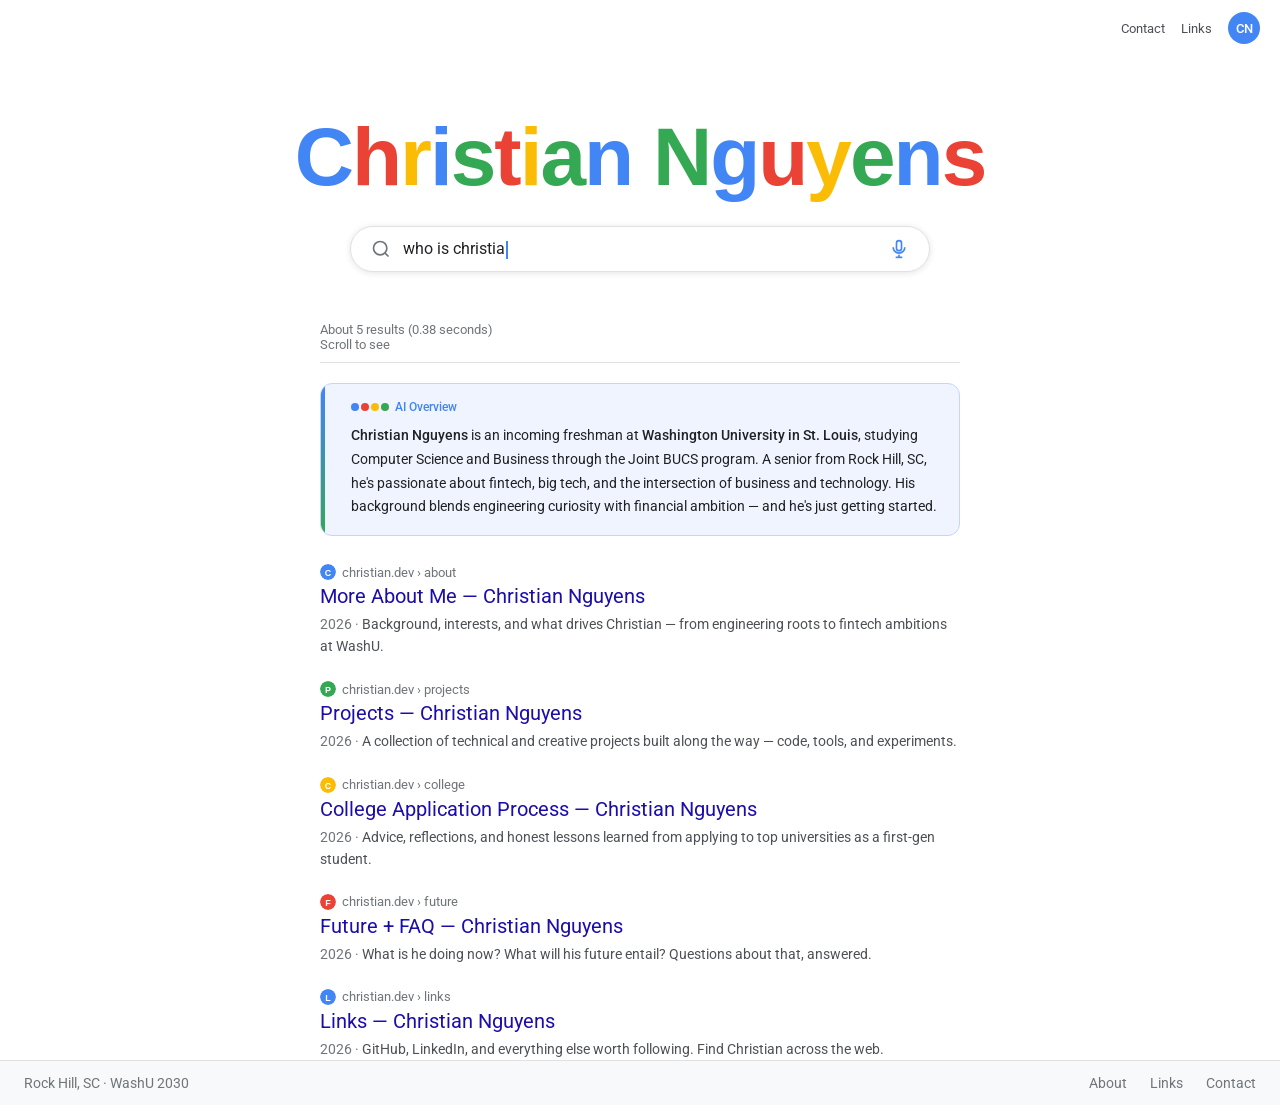
<file: index.html>
<!DOCTYPE html>
<html lang="en">
<head>
    <link rel="icon" type="image/png" href="favicon-16x16.png">
  <meta charset="UTF-8" />
  <meta name="viewport" content="width=device-width, initial-scale=1.0, maximum-scale=1.0, user-scalable=no" />
  <title>Christian Nguyens</title>
  <link href="https://fonts.googleapis.com/css2?family=Product+Sans:wght@400;700&family=Roboto:wght@300;400;500&display=swap" rel="stylesheet" />
  <style>
    *, *::before, *::after { box-sizing: border-box; margin: 0; padding: 0; }

    :root {
      --g-blue: #4285f4;
      --g-red: #ea4335;
      --g-yellow: #fbbc05;
      --g-green: #34a853;
      --text-primary: #202124;
      --text-secondary: #4d5156;
      --text-tertiary: #70757a;
      --border: #dfe1e5;
      --bg: #fff;
      --surface: #f8f9fa;
      --ai-bg: #e8f0fe;
      --ai-border: #4285f4;
      --link-color: #1a0dab;
      --visited: #4285f4;
      --url-color: #188038;
    }

    body {
      font-family: 'Roboto', Arial, sans-serif;
      background: var(--bg);
      color: var(--text-primary);
      min-height: 100vh;
      display: flex;
      flex-direction: column;
    }

    /* TOP BAR */
    .topbar {
      display: flex;
      justify-content: flex-end;
      align-items: center;
      padding: 12px 20px;
      gap: 16px;
      font-size: 13px;
      color: var(--text-secondary);
    }

    .topbar a {
      color: var(--text-secondary);
      text-decoration: none;
    }

    .topbar a:hover { text-decoration: underline; }

    .avatar {
      width: 32px;
      height: 32px;
      border-radius: 50%;
      background: var(--g-blue);
      color: white;
      font-size: 13px;
      font-weight: 500;
      display: flex;
      align-items: center;
      justify-content: center;
      cursor: pointer;
    }

    /* HERO */
    .hero {
      display: flex;
      flex-direction: column;
      align-items: center;
      padding: 60px 20px 30px;
      opacity: 0;
      animation: fadeUp 0.5s ease forwards;
    }

    @keyframes fadeUp {
      from { opacity: 0; transform: translateY(16px); }
      to   { opacity: 1; transform: translateY(0); }
    }

    /* LOGO */
    .logo {
      font-size: clamp(48px, 10vw, 82px);
      font-weight: 700;
      letter-spacing: -2px;
      line-height: 1;
      margin-bottom: 28px;
      font-family: 'Product Sans', sans-serif;
      cursor: default;
      user-select: none;
    }

    .logo span:nth-child(1) { color: var(--g-blue); }
    .logo span:nth-child(2) { color: var(--g-red); }
    .logo span:nth-child(3) { color: var(--g-yellow); }
    .logo span:nth-child(4) { color: var(--g-blue); }
    .logo span:nth-child(5) { color: var(--g-green); }
    .logo span:nth-child(6) { color: var(--g-red); }
    .logo span:nth-child(7) { color: var(--g-yellow); }
    .logo span:nth-child(8) { color: var(--g-green); }
    .logo span:nth-child(9) { color: var(--g-blue); }
    .logo span:nth-child(10){ color: var(--g-green); }
    .logo span:nth-child(11){ color: var(--g-blue); }
    .logo span:nth-child(12){ color: var(--g-red); }
    .logo span:nth-child(13){ color: var(--g-yellow); }
    .logo span:nth-child(14){ color: var(--g-green); }
    .logo span:nth-child(15){ color: var(--g-blue); }
    .logo span:nth-child(16){ color: var(--g-red); }

    /* SEARCH BAR */
    .search-wrap {
      width: 100%;
      max-width: 580px;
      margin-bottom: 20px;
    }

    .search-bar {
      display: flex;
      align-items: center;
      gap: 12px;
      border: 1px solid var(--border);
      border-radius: 24px;
      padding: 12px 20px;
      background: var(--bg);
      box-shadow: 0 1px 6px rgba(32,33,36,.12);
      transition: box-shadow 0.2s;
      cursor: text;
    }

    .search-bar:hover {
      box-shadow: 0 1px 12px rgba(32,33,36,.2);
    }

    .search-icon {
      flex-shrink: 0;
      color: var(--text-tertiary);
    }

    .search-text {
      flex: 1;
      font-size: 16px;
      color: var(--text-primary);
      white-space: nowrap;
      overflow: hidden;
    }

    .cursor {
      display: inline-block;
      width: 2px;
      height: 18px;
      background: var(--g-blue);
      margin-left: 1px;
      vertical-align: middle;
      animation: blink 1s step-end infinite;
    }

    @keyframes blink {
      0%, 100% { opacity: 1; }
      50%       { opacity: 0; }
    }

    .mic-icon {
      flex-shrink: 0;
      cursor: pointer;
    }

    /* RESULTS */
    .results {
      width: 100%;
      max-width: 680px;
      padding: 0 20px;
      margin: 0 auto;
      opacity: 0;
      animation: fadeUp 0.5s ease 0.2s forwards;
    }

    .result-meta {
      font-size: 13px;
      color: var(--text-tertiary);
      margin-bottom: 20px;
      padding-bottom: 10px;
      border-bottom: 1px solid var(--border);
    }

    /* AI OVERVIEW */
    .ai-overview {
      background: #f0f4ff;
      border-radius: 12px;
      padding: 16px 20px;
      margin-bottom: 28px;
      border: 1px solid #c5d4f8;
      position: relative;
      overflow: hidden;
    }

    .ai-overview::before {
      content: '';
      position: absolute;
      top: 0; left: 0;
      width: 4px; height: 100%;
      background: linear-gradient(180deg, var(--g-blue), var(--g-green));
    }

    .ai-label {
      display: flex;
      align-items: center;
      gap: 6px;
      font-size: 12px;
      font-weight: 500;
      color: var(--g-blue);
      margin-bottom: 10px;
      padding-left: 10px;
    }

    .ai-stars {
      display: flex;
      gap: 2px;
    }

    .star {
      width: 8px; height: 8px;
      border-radius: 50%;
    }

    .star:nth-child(1) { background: var(--g-blue); }
    .star:nth-child(2) { background: var(--g-red); }
    .star:nth-child(3) { background: var(--g-yellow); }
    .star:nth-child(4) { background: var(--g-green); }

    .ai-text {
      font-size: 14px;
      line-height: 1.7;
      color: var(--text-primary);
      padding-left: 10px;
    }

    .ai-text strong {
      font-weight: 500;
    }

    /* RESULT LINKS */
    .result-list {
      display: flex;
      flex-direction: column;
      gap: 24px;
    }

    .result-item {
      text-decoration: none;
      display: block;
      cursor: pointer;
    }

    .result-url {
      display: flex;
      align-items: center;
      gap: 6px;
      font-size: 13px;
      color: var(--text-tertiary);
      margin-bottom: 3px;
    }

    .result-favicon {
      width: 16px; height: 16px;
      border-radius: 50%;
      flex-shrink: 0;
    }

    .result-title {
      font-size: 20px;
      color: var(--link-color);
      font-weight: 400;
      margin-bottom: 4px;
      line-height: 1.3;
      transition: color 0.1s;
    }

    .result-item:hover .result-title {
      text-decoration: underline;
      color: #1a0dab;
    }

    .result-desc {
      font-size: 14px;
      color: var(--text-secondary);
      line-height: 1.58;
    }

    .result-desc .date {
      color: var(--text-tertiary);
    }

    /* FOOTER */
    footer {
      margin-top: auto;
      background: var(--surface);
      border-top: 1px solid var(--border);
      padding: 14px 24px;
      font-size: 14px;
      color: var(--text-tertiary);
      display: flex;
      justify-content: space-between;
      align-items: center;
      flex-wrap: wrap;
      gap: 8px;
    }

    footer a {
      color: var(--text-tertiary);
      text-decoration: none;
      margin-left: 20px;
    }

    footer a:hover { text-decoration: underline; }

    /* MOBILE */
    @media (max-width: 600px) {
      .hero { padding: 40px 16px 24px; }
      .logo { font-size: 48px; margin-bottom: 20px; }
      .results { padding: 0 16px; }
      .result-title { font-size: 18px; }
      footer { font-size: 12px; }
    }
  </style>
</head>
<body>

  <div class="topbar">
    <a href="people.html">Contact</a>
    <a href="links.html">Links</a>
    <div class="avatar">CN</div>
  </div>

  <div class="hero">
    <div class="logo" aria-label="Christian Nguyens">
      <span>C</span><span>h</span><span>r</span><span>i</span><span>s</span><span>t</span><span>i</span><span>a</span><span>n</span> <span>N</span><span>g</span><span>u</span><span>y</span><span>e</span><span>n</span><span>s</span>
    </div>

    <div class="search-wrap">
      <div class="search-bar">
        <svg class="search-icon" width="20" height="20" viewBox="0 0 24 24" fill="none" stroke="currentColor" stroke-width="2">
          <circle cx="11" cy="11" r="8"/><line x1="21" y1="21" x2="16.65" y2="16.65"/>
        </svg>
        <div class="search-text" id="searchText"></div>
        <svg class="mic-icon" width="20" height="20" viewBox="0 0 24 24" fill="none" stroke="#4285f4" stroke-width="2">
          <rect x="9" y="2" width="6" height="12" rx="3"/>
          <path d="M5 10a7 7 0 0 0 14 0"/><line x1="12" y1="19" x2="12" y2="22"/>
          <line x1="8" y1="22" x2="16" y2="22"/>
        </svg>
      </div>
    </div>
  </div>

  <div class="results">
    <div class="result-meta">About 5 results (0.38 seconds)<br>Scroll to see</div>

    <div class="ai-overview">
      <div class="ai-label">
        <div class="ai-stars">
          <div class="star"></div><div class="star"></div>
          <div class="star"></div><div class="star"></div>
        </div>
        AI Overview
      </div>
      <div class="ai-text">
        <strong>Christian Nguyens</strong> is an incoming freshman at <strong>Washington University in St. Louis</strong>, 
        studying Computer Science and Business through the Joint BUCS program. A senior from Rock Hill, SC, 
        he's passionate about fintech, big tech, and the intersection of business and technology. 
        His background blends engineering curiosity with financial ambition — and he's just getting started.
      </div>
    </div>

    <div class="result-list">

      <a class="result-item" href="about.html">
        <div class="result-url">
          <svg class="result-favicon" viewBox="0 0 16 16" fill="none">
            <circle cx="8" cy="8" r="8" fill="#4285f4"/>
            <text x="8" y="11.5" text-anchor="middle" font-size="9" fill="white" font-family="sans-serif" font-weight="bold">C</text>
          </svg>
          christian.dev › about
        </div>
        <div class="result-title">More About Me — Christian Nguyens</div>
        <div class="result-desc">
          <span class="date">2026 · </span>
          Background, interests, and what drives Christian — from engineering roots to fintech ambitions at WashU.
        </div>
      </a>

      <a class="result-item" href="projects.html">
        <div class="result-url">
          <svg class="result-favicon" viewBox="0 0 16 16" fill="none">
            <circle cx="8" cy="8" r="8" fill="#34a853"/>
            <text x="8" y="11.5" text-anchor="middle" font-size="9" fill="white" font-family="sans-serif" font-weight="bold">P</text>
          </svg>
          christian.dev › projects
        </div>
        <div class="result-title">Projects — Christian Nguyens</div>
        <div class="result-desc">
          <span class="date">2026 · </span>
          A collection of technical and creative projects built along the way — code, tools, and experiments.
        </div>
      </a>

      <a class="result-item" href="resume.html">
        <div class="result-url">
          <svg class="result-favicon" viewBox="0 0 16 16" fill="none">
            <circle cx="8" cy="8" r="8" fill="#fbbc05"/>
            <text x="8" y="11.5" text-anchor="middle" font-size="9" fill="white" font-family="sans-serif" font-weight="bold">C</text>
          </svg>
          christian.dev › college
        </div>
        <div class="result-title">College Application Process — Christian Nguyens</div>
        <div class="result-desc">
          <span class="date">2026 · </span>
          Advice, reflections, and honest lessons learned from applying to top universities as a first-gen student.
        </div>
      </a>

      <a class="result-item" href="washu.html">
        <div class="result-url">
          <svg class="result-favicon" viewBox="0 0 16 16" fill="none">
            <circle cx="8" cy="8" r="8" fill="#ea4335"/>
            <text x="8" y="11.5" text-anchor="middle" font-size="9" fill="white" font-family="sans-serif" font-weight="bold">F</text>
          </svg>
          christian.dev › future
        </div>
        <div class="result-title">Future + FAQ — Christian Nguyens</div>
        <div class="result-desc">
          <span class="date">2026 · </span>
          What is he doing now? What will his future entail? Questions about that, answered.
        </div>
      </a>

      <a class="result-item" href="links.html">
        <div class="result-url">
          <svg class="result-favicon" viewBox="0 0 16 16" fill="none">
            <circle cx="8" cy="8" r="8" fill="#4285f4"/>
            <text x="8" y="11.5" text-anchor="middle" font-size="9" fill="white" font-family="sans-serif" font-weight="bold">L</text>
          </svg>
          christian.dev › links
        </div>
        <div class="result-title">Links — Christian Nguyens</div>
        <div class="result-desc">
          <span class="date">2026 · </span>
          GitHub, LinkedIn, and everything else worth following. Find Christian across the web.
        </div>
      </a>

    </div>
  </div>

  <footer>
    <span>Rock Hill, SC · WashU 2030</span>
    <div>
      <a href="about.html">About</a>
      <a href="links.html">Links</a>
      <a href="people.html">Contact</a>
    </div>
  </footer>

  <script>
    const queries = [
      "who is christian nguyens?",
      "christian nguyens washu",
      "christian nguyens cs finance",
      "christian nguyens projects",
    ];

    const el = document.getElementById('searchText');
    const fullText = queries[0];
    let i = 0;

    function type() {
      if (i <= fullText.length) {
        el.innerHTML = fullText.slice(0, i) + '<span class="cursor"></span>';
        i++;
        setTimeout(type, 60 + Math.random() * 40);
      } else {
        el.innerHTML = fullText + '<span class="cursor"></span>';
      }
    }

    setTimeout(type, 400);
  </script>
</body>
</html>
</file>
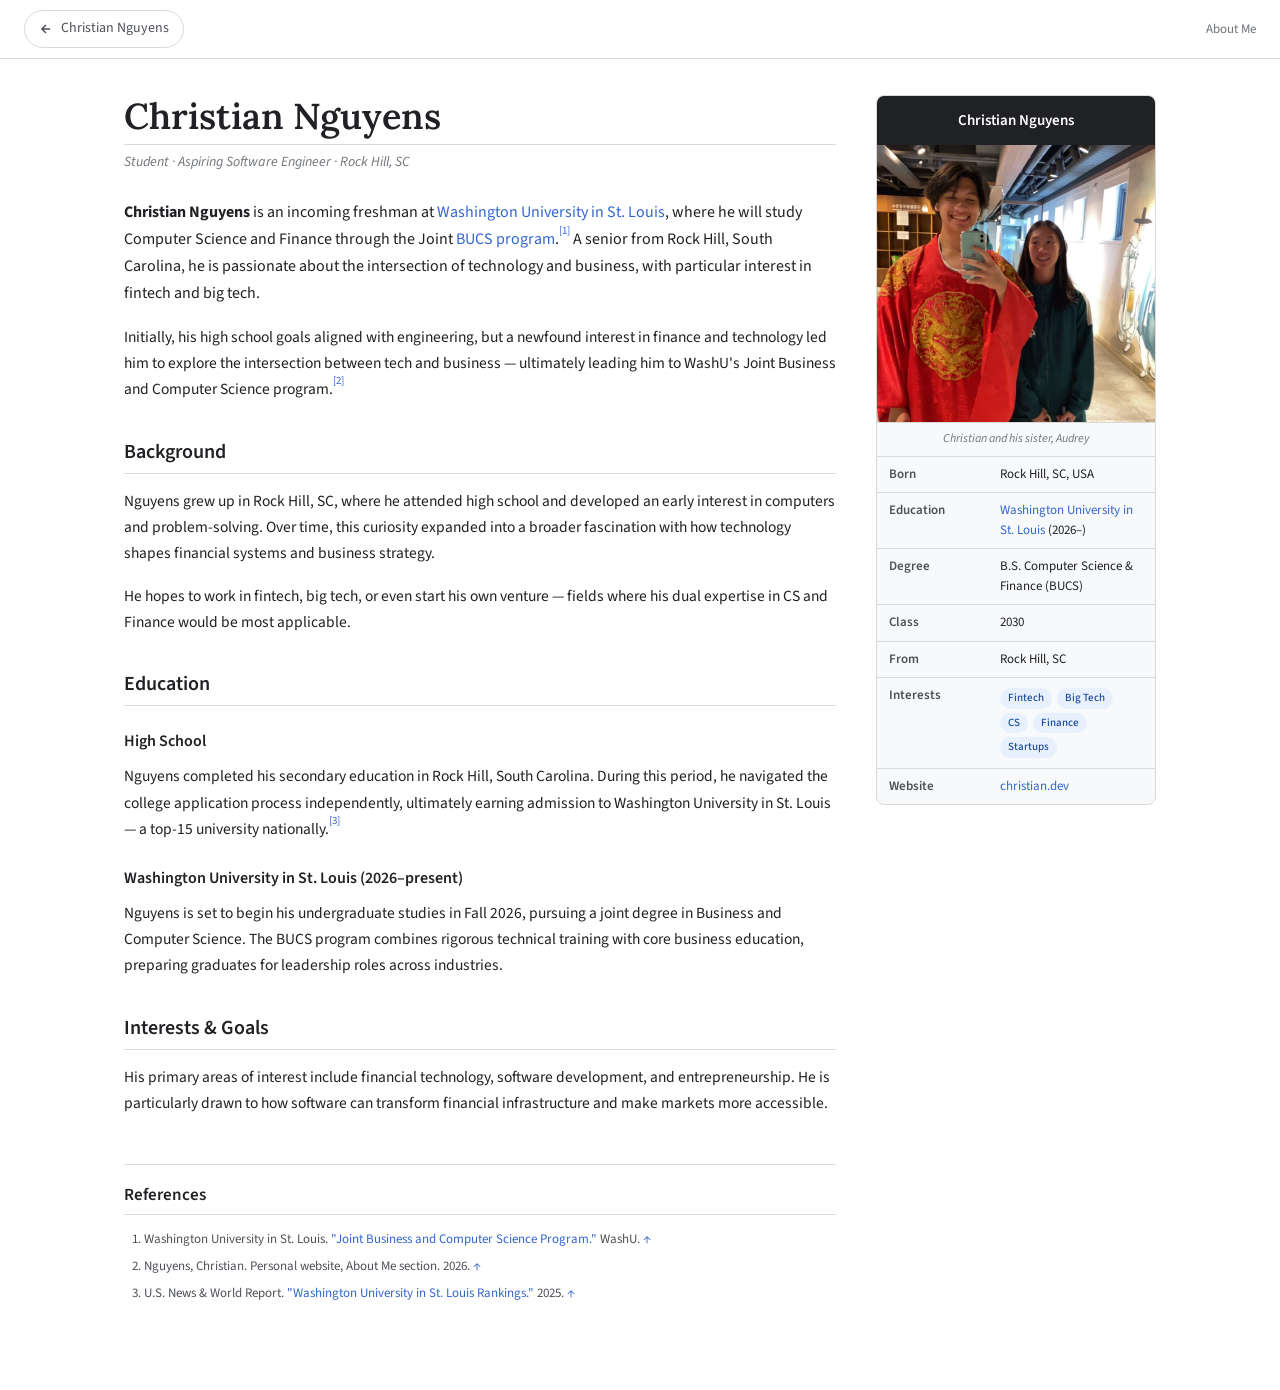
<file: about.html>
<!DOCTYPE html>
<html lang="en">
<head>
  <meta charset="UTF-8" />
  <meta name="viewport" content="width=device-width, initial-scale=1.0, maximum-scale=1.0, user-scalable=no" />
  <title>About Me — Christian Nguyens</title>
  <link href="https://fonts.googleapis.com/css2?family=Lora:ital,wght@0,400;0,600;1,400&family=Source+Sans+3:wght@300;400;500;600&display=swap" rel="stylesheet" />
  <style>
    *, *::before, *::after { box-sizing: border-box; margin: 0; padding: 0; }

    :root {
      --g-blue: #4285f4;
      --g-red: #ea4335;
      --g-yellow: #fbbc05;
      --g-green: #34a853;
      --text-primary: #202124;
      --text-secondary: #4d5156;
      --text-tertiary: #70757a;
      --border: #d9d9d9;
      --bg: #fff;
      --surface: #f8f9fa;
      --infobox-bg: #f8f9fa;
      --link: #3366cc;
      --link-hover: #1a4a9e;
      --font-serif: 'Lora', Georgia, serif;
      --font-sans: 'Source Sans 3', sans-serif;
    }

    body {
      font-family: var(--font-sans);
      background: var(--bg);
      color: var(--text-primary);
      font-size: 16px;
      line-height: 1.7;
    }

    /* TOP NAV */
    .topnav {
      border-bottom: 1px solid var(--border);
      padding: 10px 24px;
      display: flex;
      align-items: center;
      justify-content: space-between;
      background: var(--bg);
      position: sticky;
      top: 0;
      z-index: 100;
    }

    .back-btn {
      display: inline-flex;
      align-items: center;
      gap: 8px;
      text-decoration: none;
      color: var(--text-secondary);
      font-size: 14px;
      font-family: var(--font-sans);
      padding: 6px 14px;
      border: 1px solid var(--border);
      border-radius: 20px;
      transition: box-shadow 0.2s, background 0.2s;
    }

    .back-btn:hover {
      box-shadow: 0 1px 6px rgba(32,33,36,.2);
      background: var(--surface);
    }

    .nav-title {
      font-size: 13px;
      color: var(--text-tertiary);
      font-family: var(--font-sans);
    }

    /* LAYOUT */
    .page-wrap {
      max-width: 1080px;
      margin: 0 auto;
      padding: 36px 24px 80px;
      display: grid;
      grid-template-columns: 1fr 280px;
      gap: 40px;
      align-items: start;
    }

    /* ARTICLE */
    .article { min-width: 0; }

    .article-title {
      font-family: var(--font-serif);
      font-size: 36px;
      font-weight: 600;
      line-height: 1.2;
      color: var(--text-primary);
      border-bottom: 1px solid var(--border);
      padding-bottom: 6px;
      margin-bottom: 6px;
    }

    .article-subtitle {
      font-size: 14px;
      color: var(--text-tertiary);
      margin-bottom: 24px;
      font-style: italic;
    }

    .article p {
      margin-bottom: 16px;
      font-size: 15.5px;
      color: var(--text-primary);
    }

    .article a {
      color: var(--link);
      text-decoration: none;
    }

    .article a:hover {
      text-decoration: underline;
      color: var(--link-hover);
    }

    /* SECTION HEADERS */
    .article h2 {
      font-family: var(--font-sans);
      font-size: 20px;
      font-weight: 600;
      color: var(--text-primary);
      border-bottom: 1px solid var(--border);
      padding-bottom: 4px;
      margin: 32px 0 14px;
    }

    .article h3 {
      font-family: var(--font-sans);
      font-size: 16px;
      font-weight: 600;
      color: var(--text-primary);
      margin: 22px 0 8px;
    }

    /* LEAD PARAGRAPH */
    .lead {
      font-size: 16px !important;
    }

    /* FOOTNOTES */
    sup {
      font-size: 11px;
      line-height: 0;
      position: relative;
      top: -4px;
    }

    sup a {
      color: var(--link);
      text-decoration: none;
      font-family: var(--font-sans);
    }

    sup a:hover { text-decoration: underline; }

    .footnotes {
      margin-top: 48px;
      border-top: 1px solid var(--border);
      padding-top: 16px;
    }

    .footnotes h2 {
      font-size: 17px !important;
      margin-top: 0 !important;
    }

    .footnotes ol {
      padding-left: 20px;
      font-size: 13px;
      color: var(--text-secondary);
      line-height: 1.6;
    }

    .footnotes ol li {
      margin-bottom: 6px;
    }

    .footnotes ol li a {
      color: var(--link);
    }

    /* INFOBOX */
    .infobox {
      border: 1px solid var(--border);
      border-radius: 8px;
      background: var(--infobox-bg);
      overflow: hidden;
      font-size: 14px;
      position: sticky;
      top: 70px;
    }

    .infobox-header {
      background: var(--text-primary);
      color: #fff;
      padding: 12px 16px;
      font-family: var(--font-sans);
      font-weight: 600;
      font-size: 15px;
      text-align: center;
    }

    .infobox-photo {
      width: 100%;
      aspect-ratio: 1;
      background: linear-gradient(135deg, #e8f0fe 0%, #d2e3fc 100%);
      display: flex;
      align-items: center;
      justify-content: center;
      border-bottom: 1px solid var(--border);
      position: relative;
      overflow: hidden;
    }

    .infobox-initials {
      font-family: var(--font-serif);
      font-size: 64px;
      font-weight: 600;
      color: var(--g-blue);
      opacity: 0.6;
    }

    .infobox-photo-caption {
      font-size: 12px;
      color: var(--text-tertiary);
      text-align: center;
      padding: 6px 12px;
      border-bottom: 1px solid var(--border);
      font-style: italic;
    }

    .infobox table {
      width: 100%;
      border-collapse: collapse;
    }

    .infobox tr {
      border-bottom: 1px solid var(--border);
    }

    .infobox tr:last-child {
      border-bottom: none;
    }

    .infobox td {
      padding: 8px 12px;
      vertical-align: top;
      line-height: 1.5;
    }

    .infobox td:first-child {
      font-weight: 600;
      color: var(--text-secondary);
      white-space: nowrap;
      width: 40%;
      font-size: 13px;
    }

    .infobox td:last-child {
      color: var(--text-primary);
      font-size: 13px;
    }

    .infobox td a {
      color: var(--link);
      text-decoration: none;
    }

    .infobox td a:hover { text-decoration: underline; }

    .infobox-tag {
      display: inline-block;
      background: #e8f0fe;
      color: #1a4a9e;
      font-size: 11px;
      padding: 2px 8px;
      border-radius: 12px;
      margin: 2px 2px 2px 0;
      font-weight: 500;
    }

    /* MOBILE */
    @media (max-width: 768px) {
      .page-wrap {
        grid-template-columns: 1fr;
        padding: 24px 16px 60px;
        gap: 24px;
        display: grid;
      }

      .article { order: 1; }
      
      .infobox {
        position: static;
        order: -1;
      }

      .article-title { font-size: 28px; }
    }
  </style>
</head>
<body>

  <nav class="topnav">
    <a class="back-btn" href="index.html">
      <svg width="14" height="14" viewBox="0 0 24 24" fill="none" stroke="currentColor" stroke-width="2.5">
        <path d="M19 12H5M12 5l-7 7 7 7"/>
      </svg>
      Christian Nguyens
    </a>
    <span class="nav-title">About Me</span>
  </nav>

  <div class="page-wrap">

    <!-- MAIN ARTICLE -->
    <article class="article">

      <h1 class="article-title">Christian Nguyens</h1>
      <div class="article-subtitle">Student · Aspiring Software Engineer · Rock Hill, SC</div>

      <p class="lead">
        <b>Christian Nguyens</b> is an incoming freshman at <a href="https://wustl.edu" target="_blank">Washington University in St. Louis</a>, 
        where he will study Computer Science and Finance through the Joint <a href="https://sites.wustl.edu/businesspluscs/" target="_blank">BUCS program</a>.<sup><a href="#ref1" id="cite1">[1]</a></sup> 
        A senior from Rock Hill, South Carolina, he is passionate about the intersection of technology and business, 
        with particular interest in fintech and big tech.
      </p>

      <p>
        Initially, his high school goals aligned with engineering, but a newfound interest in finance and 
        technology led him to explore the intersection between tech and business — ultimately leading him 
        to WashU's Joint Business and Computer Science program.<sup><a href="#ref2" id="cite2">[2]</a></sup>
      </p>

      <h2>Background</h2>

      <p>
        Nguyens grew up in Rock Hill, SC, where he attended high school and developed an early interest 
        in computers and problem-solving. Over time, this curiosity expanded into a broader fascination 
        with how technology shapes financial systems and business strategy.
      </p>

      <p>
        He hopes to work in fintech, big tech, or even start his own venture — fields where his dual 
        expertise in CS and Finance would be most applicable.
      </p>

      <h2>Education</h2>

      <h3>High School</h3>
      <p>
        Nguyens completed his secondary education in Rock Hill, South Carolina. During this period, 
        he navigated the college application process independently, ultimately earning admission to 
        Washington University in St. Louis — a top-15 university nationally.<sup><a href="#ref3" id="cite3">[3]</a></sup>
      </p>

      <h3>Washington University in St. Louis (2026–present)</h3>
      <p>
        Nguyens is set to begin his undergraduate studies in Fall 2026, pursuing a joint degree 
        in Business and Computer Science. The BUCS program combines rigorous technical training 
        with core business education, preparing graduates for leadership roles across industries.
      </p>

      <h2>Interests & Goals</h2>
      <p>
        His primary areas of interest include financial technology, software development, and 
        entrepreneurship. He is particularly drawn to how software can transform financial 
        infrastructure and make markets more accessible.
      </p>

      <!-- FOOTNOTES -->
      <div class="footnotes">
        <h2>References</h2>
        <ol>
          <li id="ref1">Washington University in St. Louis. <a href="https://sites.wustl.edu/businesspluscs/" target="_blank">"Joint Business and Computer Science Program."</a> WashU. <a href="#cite1">↑</a></li>
          <li id="ref2">Nguyens, Christian. Personal website, About Me section. 2026. <a href="#cite2">↑</a></li>
          <li id="ref3">U.S. News & World Report. <a href="https://www.usnews.com/best-colleges/washington-university-in-st-louis-2520" target="_blank">"Washington University in St. Louis Rankings."</a> 2025. <a href="#cite3">↑</a></li>
        </ol>
      </div>

    </article>

    <!-- INFOBOX -->
    <aside>
      <div class="infobox">
        <div class="infobox-header">Christian Nguyens</div>
        <div class="infobox-photo">
          <img src="christian.jpeg" alt="Christian Nguyens" style="width:100%;height:100%;object-fit:cover;object-position:center 35%;display:block;">
        </div>
        <div class="infobox-photo-caption">Christian and his sister, Audrey</div>
        <table>
          <tr>
            <td>Born</td>
            <td>Rock Hill, SC, USA</td>
          </tr>
          <tr>
            <td>Education</td>
            <td><a href="https://wustl.edu" target="_blank">Washington University in St. Louis</a> (2026–)</td>
          </tr>
          <tr>
            <td>Degree</td>
            <td>B.S. Computer Science &amp; Finance (BUCS)</td>
          </tr>
          <tr>
            <td>Class</td>
            <td>2030</td>
          </tr>
          <tr>
            <td>From</td>
            <td>Rock Hill, SC</td>
          </tr>
          <tr>
            <td>Interests</td>
            <td>
              <span class="infobox-tag">Fintech</span>
              <span class="infobox-tag">Big Tech</span>
              <span class="infobox-tag">CS</span>
              <span class="infobox-tag">Finance</span>
              <span class="infobox-tag">Startups</span>
            </td>
          </tr>
          <tr>
            <td>Website</td>
            <td><a href="index.html">christian.dev</a></td>
          </tr>
        </table>
      </div>
    </aside>

  </div>

</body>
</html>
</file>
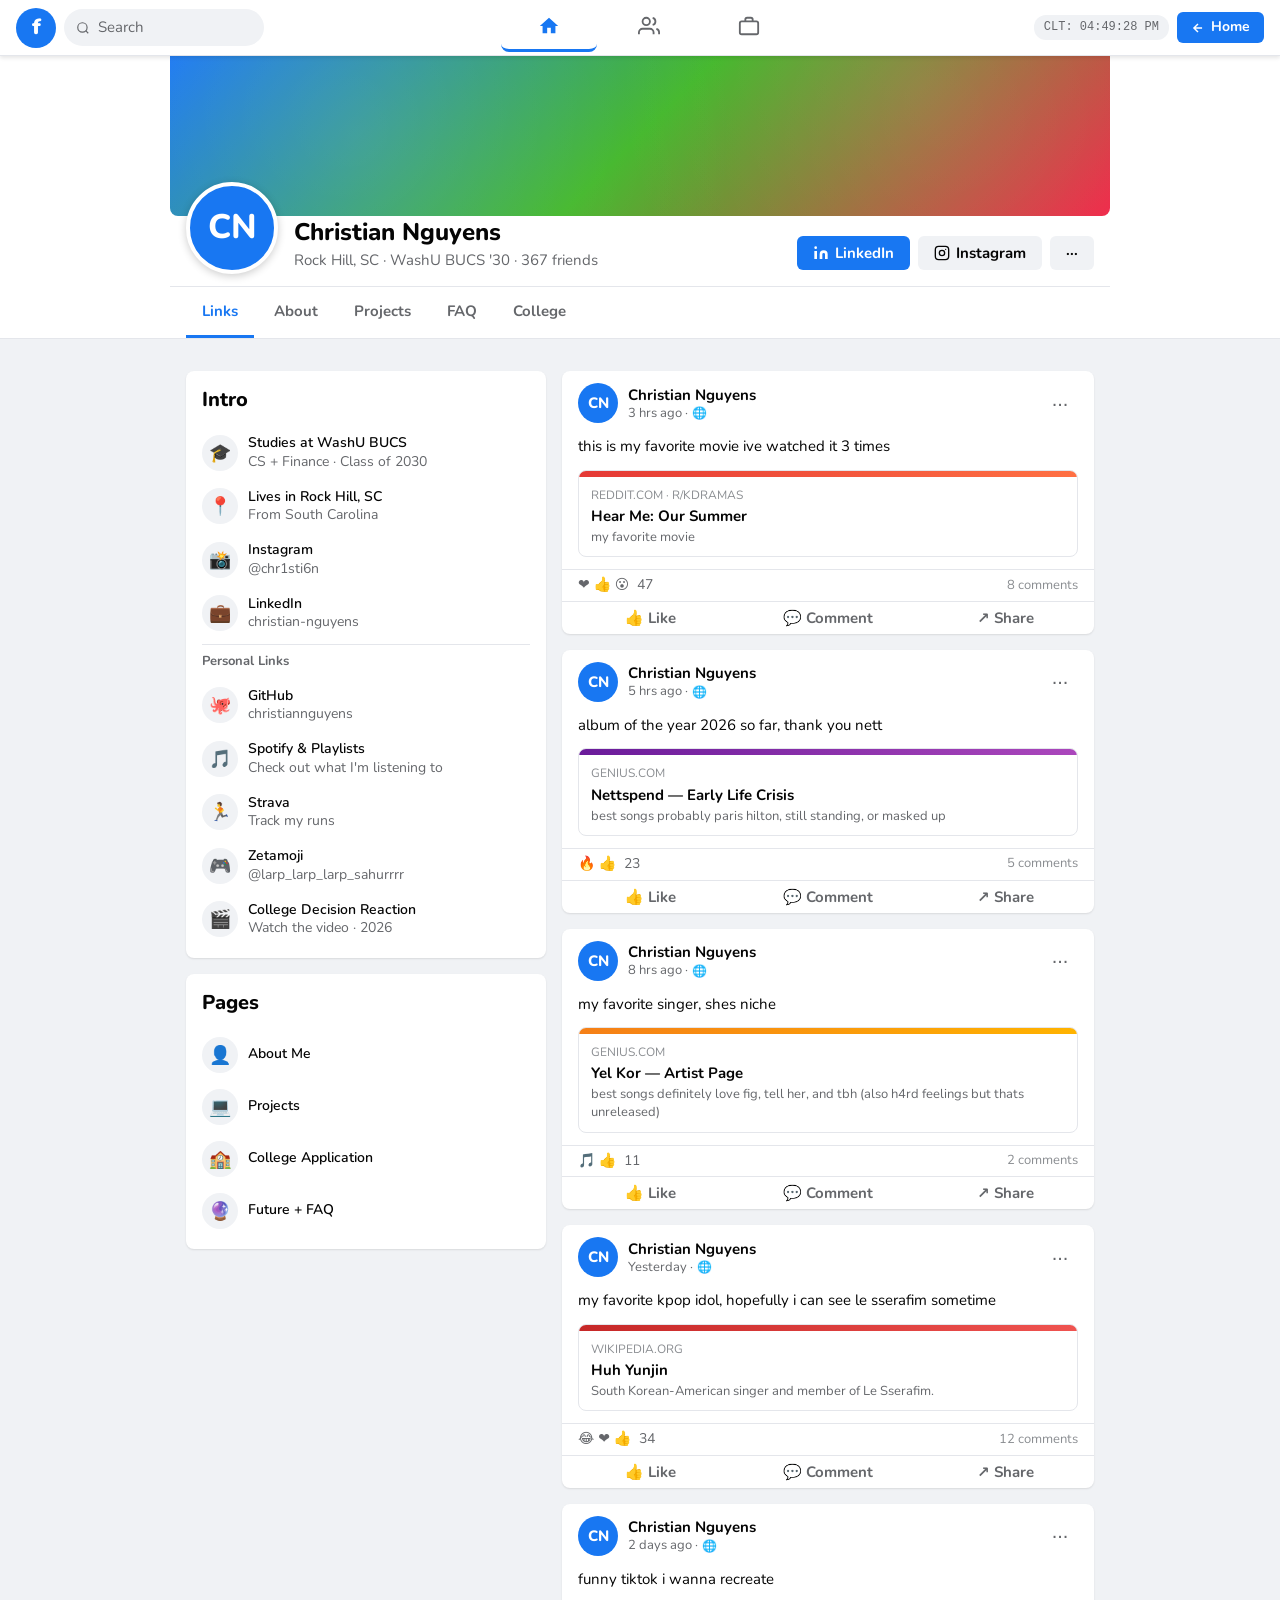
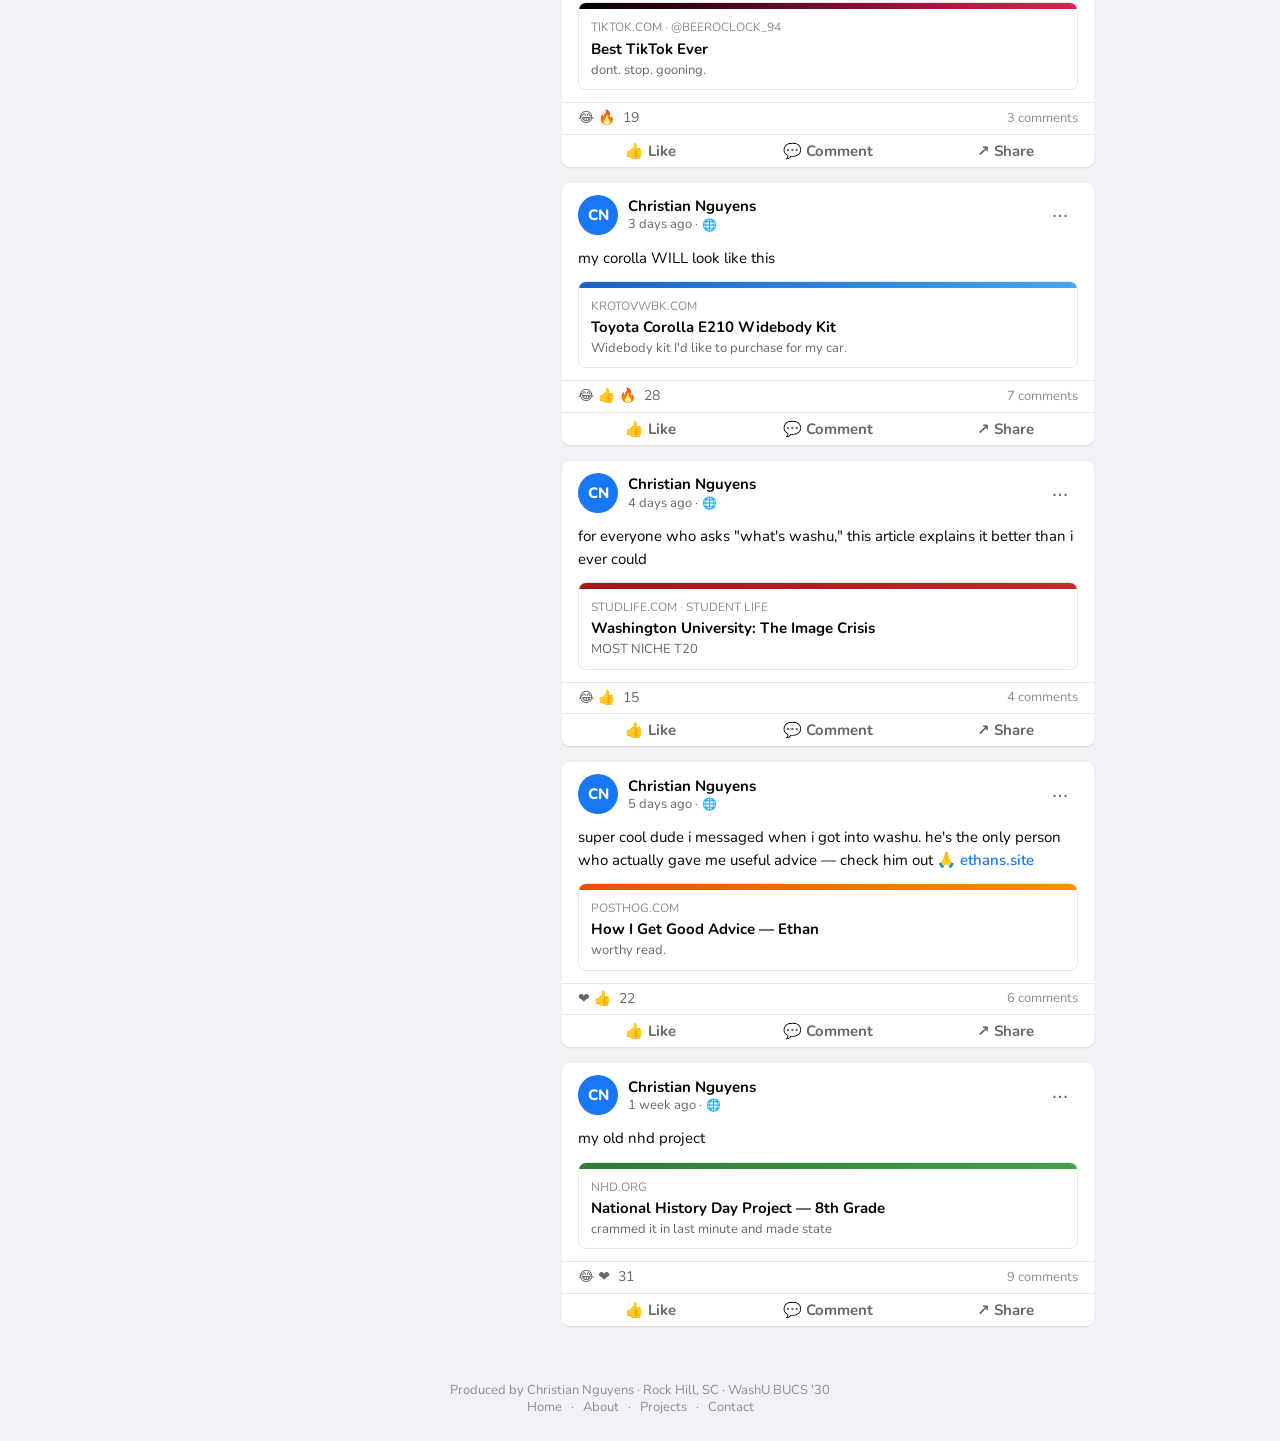
<file: links.html>
<!DOCTYPE html>
<html lang="en">
<head>
  <link rel="icon" type="image/png" href="favicon-16x16.png">
  <meta charset="UTF-8">
  <meta name="viewport" content="width=device-width, initial-scale=1.0, maximum-scale=1.0, user-scalable=no">
  <title>Links — Christian Nguyens</title>
  <meta property="og:title" content="Christian Nguyens" />
  <meta property="og:description" content="Incoming freshman @ WashU trying to break into CS and finance." />
  <meta property="og:image" content="android-chrome-512x512.png" />
  <meta property="og:url" content="https://christiannguyens.github.io/cnguyens/" />
  <meta property="og:type" content="website" />
  <link href="https://fonts.googleapis.com/css2?family=Nunito:wght@400;600;700;800&display=swap" rel="stylesheet">
  <style>
    *, *::before, *::after { box-sizing: border-box; margin: 0; padding: 0; }

    :root {
      --fb-blue: #1877f2;
      --fb-blue-hover: #166fe5;
      --fb-blue-light: #e7f3ff;
      --fb-bg: #f0f2f5;
      --fb-card: #ffffff;
      --fb-border: #ced0d4;
      --fb-border-light: #e4e6eb;
      --text-primary: #050505;
      --text-secondary: #65676b;
      --text-tertiary: #8a8d91;
      --font: 'Nunito', system-ui, sans-serif;
      --green: #42b72a;
    }

    html, body { overflow-x: hidden; width: 100%; }

    body {
      background: var(--fb-bg);
      color: var(--text-primary);
      font-family: var(--font);
      font-size: 15px;
      line-height: 1.34;
      min-height: 100vh;
    }

    /* NAV */
    .topnav {
      background: var(--fb-card);
      border-bottom: 1px solid var(--fb-border-light);
      padding: 0 16px;
      display: flex;
      align-items: center;
      justify-content: space-between;
      height: 56px;
      position: sticky;
      top: 0;
      z-index: 100;
      box-shadow: 0 2px 4px rgba(0,0,0,0.1);
    }

    .nav-left { display: flex; align-items: center; gap: 8px; }

    .fb-logo {
      width: 40px; height: 40px; border-radius: 50%;
      background: var(--fb-blue);
      display: flex; align-items: center; justify-content: center;
      color: white; font-size: 22px; font-weight: 900;
      text-decoration: none; flex-shrink: 0;
      font-family: var(--font);
    }

    .nav-search {
      display: flex; align-items: center; gap: 8px;
      background: var(--fb-bg); border-radius: 20px;
      padding: 8px 12px; font-size: 15px;
      color: var(--text-secondary); width: 200px; cursor: text;
    }

    .nav-center {
      display: flex; align-items: center; gap: 4px;
    }

    .nav-tab {
      display: flex; align-items: center; justify-content: center;
      width: 96px; height: 48px;
      border-radius: 8px; cursor: pointer;
      transition: background 0.15s;
      color: var(--text-secondary);
      text-decoration: none;
      border-bottom: 3px solid transparent;
    }
    .nav-tab:hover { background: var(--fb-bg); }
    .nav-tab.active { color: var(--fb-blue); border-bottom-color: var(--fb-blue); }

    .nav-right { display: flex; align-items: center; gap: 8px; }

    .nav-icon-btn {
      width: 40px; height: 40px; border-radius: 50%;
      background: var(--fb-bg); border: none; cursor: pointer;
      display: flex; align-items: center; justify-content: center;
      color: var(--text-primary); font-size: 18px;
      transition: background 0.15s; text-decoration: none;
    }
    .nav-icon-btn:hover { background: var(--fb-border-light); }

    #clock {
      font-size: 12px; color: var(--text-secondary);
      font-family: monospace; background: var(--fb-bg);
      padding: 4px 10px; border-radius: 12px;
      white-space: nowrap;
    }

    .back-btn {
      display: inline-flex; align-items: center; gap: 6px;
      padding: 6px 14px; border-radius: 6px;
      background: var(--fb-blue); color: white;
      font-size: 14px; font-weight: 700;
      text-decoration: none; transition: background 0.15s;
      font-family: var(--font);
    }
    .back-btn:hover { background: var(--fb-blue-hover); }

    /* PROFILE COVER */
    .profile-cover-wrap {
      background: var(--fb-card);
      border-bottom: 1px solid var(--fb-border-light);
      margin-bottom: 16px;
      overflow: visible;
    }

    .profile-cover {
      height: 160px;
      background: linear-gradient(135deg, #1877f2 0%, #42b72a 50%, #f02849 100%);
      position: relative;
      max-width: 940px;
      margin: 0 auto;
      border-radius: 0 0 8px 8px;
      overflow: visible;
    }

    .cover-pattern {
      position: absolute; inset: 0;
      background-image: radial-gradient(circle at 20% 50%, rgba(255,255,255,0.1) 0%, transparent 50%),
                        radial-gradient(circle at 80% 20%, rgba(255,255,255,0.08) 0%, transparent 40%);
    }

    .profile-info-row {
      max-width: 940px;
      margin: 0 auto;
      padding: 0 16px 12px;
      display: flex;
      align-items: flex-end;
      gap: 16px;
    }

    .profile-pic {
      width: 92px; height: 92px; border-radius: 50%;
      background: var(--fb-blue);
      border: 4px solid white;
      margin-top: -36px;
      display: flex; align-items: center; justify-content: center;
      font-size: 34px; font-weight: 800; color: white;
      flex-shrink: 0; box-shadow: 0 2px 8px rgba(0,0,0,0.2);
      font-family: var(--font);
      z-index: 2;
    }

    .profile-text { flex: 1; padding-bottom: 4px; }

    .profile-name {
      font-size: 24px; font-weight: 800;
      color: var(--text-primary); margin-bottom: 2px;
    }

    .profile-friends {
      font-size: 15px; color: var(--text-secondary);
    }

    .profile-actions {
      display: flex; gap: 8px; align-items: center;
      padding-bottom: 4px; flex-wrap: wrap;
    }

    .btn-primary {
      display: flex; align-items: center; gap: 6px;
      padding: 7px 16px; border-radius: 6px;
      background: var(--fb-blue); color: white;
      font-size: 15px; font-weight: 700;
      border: none; cursor: pointer; font-family: var(--font);
      text-decoration: none; transition: background 0.15s;
    }
    .btn-primary:hover { background: var(--fb-blue-hover); }

    .btn-secondary {
      display: flex; align-items: center; gap: 6px;
      padding: 7px 16px; border-radius: 6px;
      background: var(--fb-bg); color: var(--text-primary);
      font-size: 15px; font-weight: 700;
      border: none; cursor: pointer; font-family: var(--font);
      text-decoration: none; transition: background 0.15s;
    }
    .btn-secondary:hover { background: var(--fb-border-light); }

    /* PROFILE TABS */
    .profile-tabs {
      max-width: 940px; margin: 0 auto;
      border-top: 1px solid var(--fb-border-light);
      display: flex; padding: 0 16px; gap: 4px;
    }

    .profile-tab {
      padding: 14px 16px;
      font-size: 15px; font-weight: 700;
      color: var(--text-secondary); cursor: pointer;
      border-bottom: 3px solid transparent;
      transition: color 0.15s, border-color 0.15s;
      text-decoration: none;
    }
    .profile-tab:hover { color: var(--fb-blue); background: var(--fb-bg); border-radius: 8px 8px 0 0; }
    .profile-tab.active { color: var(--fb-blue); border-bottom-color: var(--fb-blue); }

    /* LAYOUT */
    .page-wrap {
      max-width: 940px; margin: 0 auto;
      padding: 16px;
      display: grid;
      grid-template-columns: 360px 1fr;
      gap: 16px;
      align-items: start;
    }

    /* CARDS */
    .card {
      background: var(--fb-card);
      border-radius: 8px;
      box-shadow: 0 1px 2px rgba(0,0,0,0.1);
      margin-bottom: 16px;
      overflow: hidden;
    }

    .card-header {
      padding: 16px 16px 0;
      display: flex; align-items: center; justify-content: space-between;
    }

    .card-title {
      font-size: 20px; font-weight: 800;
      color: var(--text-primary);
    }

    .card-see-all {
      color: var(--fb-blue); font-size: 14px; font-weight: 600;
      cursor: pointer; text-decoration: none;
    }
    .card-see-all:hover { text-decoration: underline; }

    /* ABOUT SECTION */
    .about-section { padding: 12px 16px; }

    .about-item {
      display: flex; align-items: center; gap: 10px;
      padding: 8px 0;
      font-size: 15px; color: var(--text-primary);
      text-decoration: none;
      border-radius: 8px;
      transition: background 0.15s;
    }
    .about-item:hover { background: var(--fb-bg); padding-left: 8px; }

    .about-icon {
      width: 36px; height: 36px; border-radius: 50%;
      background: var(--fb-bg);
      display: flex; align-items: center; justify-content: center;
      font-size: 18px; flex-shrink: 0;
    }

    .about-text { flex: 1; min-width: 0; }
    .about-label { font-weight: 600; color: var(--text-primary); font-size: 14px; }
    .about-value { font-size: 14px; color: var(--text-secondary); }

    .about-divider {
      border: none; border-top: 1px solid var(--fb-border-light);
      margin: 4px 0;
    }

    /* POST CARD */
    .post-card {
      background: var(--fb-card);
      border-radius: 8px;
      box-shadow: 0 1px 2px rgba(0,0,0,0.1);
      margin-bottom: 16px;
    }

    .post-header {
      display: flex; align-items: center; gap: 10px;
      padding: 12px 16px 0;
    }

    .post-avatar {
      width: 40px; height: 40px; border-radius: 50%;
      background: var(--fb-blue);
      display: flex; align-items: center; justify-content: center;
      font-size: 15px; font-weight: 800; color: white;
      flex-shrink: 0;
    }

    .post-author-info { flex: 1; }

    .post-author {
      font-size: 15px; font-weight: 700; color: var(--text-primary);
    }

    .post-time {
      font-size: 13px; color: var(--text-secondary);
      display: flex; align-items: center; gap: 4px;
    }

    .post-globe { font-size: 12px; }

    .post-menu {
      width: 36px; height: 36px; border-radius: 50%;
      background: none; border: none; cursor: pointer;
      display: flex; align-items: center; justify-content: center;
      font-size: 20px; color: var(--text-secondary);
      transition: background 0.15s;
    }
    .post-menu:hover { background: var(--fb-bg); }

    .post-body {
      padding: 12px 16px;
      font-size: 15px; color: var(--text-primary);
      line-height: 1.5;
    }

    .post-body a {
      color: var(--fb-blue); text-decoration: none; font-weight: 600;
    }
    .post-body a:hover { text-decoration: underline; }

    .post-emoji-big {
      font-size: 13px;
      background: var(--fb-bg);
      border-radius: 8px;
      padding: 10px 14px;
      margin-top: 8px;
      display: block;
      color: var(--text-secondary);
    }

    .post-link-preview {
      margin: 0 16px 12px;
      border: 1px solid var(--fb-border-light);
      border-radius: 8px; overflow: hidden;
      text-decoration: none; display: block;
      transition: background 0.15s;
    }
    .post-link-preview:hover { background: var(--fb-bg); }

    .link-preview-bar {
      height: 6px;
    }

    .link-preview-body { padding: 10px 12px; }

    .link-preview-domain {
      font-size: 12px; color: var(--text-tertiary);
      text-transform: uppercase; margin-bottom: 3px;
    }

    .link-preview-title {
      font-size: 15px; font-weight: 700; color: var(--text-primary);
      margin-bottom: 2px;
    }

    .link-preview-desc {
      font-size: 13px; color: var(--text-secondary);
      line-height: 1.4;
    }

    .post-reactions {
      padding: 6px 16px;
      display: flex; align-items: center; justify-content: space-between;
      color: var(--text-secondary); font-size: 15px;
      border-top: 1px solid var(--fb-border-light);
    }

    .reaction-emojis { display: flex; align-items: center; gap: 4px; font-size: 14px; }

    .post-actions {
      display: flex; border-top: 1px solid var(--fb-border-light);
    }

    .post-action-btn {
      flex: 1; display: flex; align-items: center; justify-content: center;
      gap: 6px; padding: 6px;
      background: none; border: none; cursor: pointer;
      font-size: 15px; font-weight: 700; color: var(--text-secondary);
      font-family: var(--font); border-radius: 0;
      transition: background 0.15s;
    }
    .post-action-btn:hover { background: var(--fb-bg); }
    .post-action-btn:first-child { border-radius: 0 0 0 8px; }
    .post-action-btn:last-child { border-radius: 0 0 8px 0; }

    /* FOOTER */
    footer {
      text-align: center; padding: 24px;
      font-size: 13px; color: var(--text-tertiary);
      max-width: 940px; margin: 0 auto;
    }

    footer a { color: var(--text-tertiary); text-decoration: none; margin: 0 6px; }
    footer a:hover { text-decoration: underline; }

    /* MOBILE */
    @media (max-width: 768px) {
      .page-wrap { grid-template-columns: 1fr; padding: 8px; }
      .nav-center { display: none; }
      .nav-search { display: none; }
      .profile-name { font-size: 20px; }
      .profile-cover { height: 140px; }
      .profile-pic { width: 72px; height: 72px; font-size: 26px; margin-top: -36px; }
      #clock { display: none; }
       .profile-info-row {
    flex-direction: column;
    align-items: center;
    text-align: center;
  }

  .profile-pic {
    margin-top: -36px;
    margin-bottom: 8px;
  }

  .profile-actions {
    justify-content: center;
  }

    }
  </style>
</head>
<body>

  <!-- FACEBOOK NAV -->
  <nav class="topnav">
    <div class="nav-left">
      <a class="fb-logo" href="index.html">f</a>
      <div class="nav-search">
        <svg width="14" height="14" viewBox="0 0 24 24" fill="none" stroke="currentColor" stroke-width="2"><circle cx="11" cy="11" r="8"/><line x1="21" y1="21" x2="16.65" y2="16.65"/></svg>
        Search
      </div>
    </div>
    <div class="nav-center">
      <a class="nav-tab active" href="links.html">
        <svg width="22" height="22" viewBox="0 0 24 24" fill="currentColor"><path d="M10 20v-6h4v6h5v-8h3L12 3 2 12h3v8z"/></svg>
      </a>
      <a class="nav-tab" href="washu.html">
        <svg width="22" height="22" viewBox="0 0 24 24" fill="none" stroke="currentColor" stroke-width="2"><path d="M17 21v-2a4 4 0 0 0-4-4H5a4 4 0 0 0-4 4v2"/><circle cx="9" cy="7" r="4"/><path d="M23 21v-2a4 4 0 0 0-3-3.87"/><path d="M16 3.13a4 4 0 0 1 0 7.75"/></svg>
      </a>
      <a class="nav-tab" href="projects.html">
        <svg width="22" height="22" viewBox="0 0 24 24" fill="none" stroke="currentColor" stroke-width="2"><rect x="2" y="7" width="20" height="14" rx="2"/><path d="M16 7V5a2 2 0 0 0-2-2h-4a2 2 0 0 0-2 2v2"/></svg>
      </a>
    </div>
    <div class="nav-right">
      <div id="clock">CLT: --:--:--</div>
      <a class="back-btn" href="index.html">
        <svg width="14" height="14" viewBox="0 0 24 24" fill="none" stroke="currentColor" stroke-width="2.5"><path d="M19 12H5M12 5l-7 7 7 7"/></svg>
        Home
      </a>
    </div>
  </nav>

  <!-- PROFILE COVER + HEADER -->
  <div class="profile-cover-wrap">
    <div class="profile-cover">
      <div class="cover-pattern"></div>
    </div>
    <div class="profile-info-row">
      <div class="profile-pic">CN</div>
      <div class="profile-text">
        <div class="profile-name">Christian Nguyens</div>
        <div class="profile-friends">Rock Hill, SC · WashU BUCS '30 · 367 friends</div>
      </div>
      <div class="profile-actions">
        <a class="btn-primary" href="https://www.linkedin.com/in/christian-nguyens-04965a233/" target="_blank">
          <svg width="16" height="16" viewBox="0 0 24 24" fill="currentColor"><path d="M16 8a6 6 0 0 1 6 6v7h-4v-7a2 2 0 0 0-2-2 2 2 0 0 0-2 2v7h-4v-7a6 6 0 0 1 6-6z"/><rect x="2" y="9" width="4" height="12"/><circle cx="4" cy="4" r="2"/></svg>
          LinkedIn
        </a>
        <a class="btn-secondary" href="https://www.instagram.com/chr1sti6n/" target="_blank">
          <svg width="16" height="16" viewBox="0 0 24 24" fill="none" stroke="currentColor" stroke-width="2"><rect x="2" y="2" width="20" height="20" rx="5"/><circle cx="12" cy="12" r="4"/><circle cx="17.5" cy="6.5" r="1" fill="currentColor" stroke="none"/></svg>
          Instagram
        </a>
        <a class="btn-secondary" href="people.html">
          ···
        </a>
      </div>
    </div>
    <div class="profile-tabs">
      <a class="profile-tab active" href="links.html">Links</a>
      <a class="profile-tab" href="about.html">About</a>
      <a class="profile-tab" href="projects.html">Projects</a>
      <a class="profile-tab" href="washu.html">FAQ</a>
      <a class="profile-tab" href="resume.html">College</a>
    </div>
  </div>

  <div class="page-wrap">

    <!-- LEFT SIDEBAR -->
    <aside>

      <!-- INTRO / ABOUT -->
      <div class="card">
        <div class="card-header">
          <div class="card-title">Intro</div>
        </div>
        <div class="about-section">

          <a class="about-item" href="https://wustl.edu" target="_blank">
            <div class="about-icon">🎓</div>
            <div class="about-text">
              <div class="about-label">Studies at WashU BUCS</div>
              <div class="about-value">CS + Finance · Class of 2030</div>
            </div>
          </a>

          <a class="about-item" href="#" >
            <div class="about-icon">📍</div>
            <div class="about-text">
              <div class="about-label">Lives in Rock Hill, SC</div>
              <div class="about-value">From South Carolina</div>
            </div>
          </a>

          <a class="about-item" href="https://www.instagram.com/chr1sti6n/" target="_blank">
            <div class="about-icon">📸</div>
            <div class="about-text">
              <div class="about-label">Instagram</div>
              <div class="about-value">@chr1sti6n</div>
            </div>
          </a>

          <a class="about-item" href="https://www.linkedin.com/in/christian-nguyens-04965a233/" target="_blank">
            <div class="about-icon">💼</div>
            <div class="about-text">
              <div class="about-label">LinkedIn</div>
              <div class="about-value">christian-nguyens</div>
            </div>
          </a>

          <hr class="about-divider">

          <div style="font-size:13px;font-weight:700;color:var(--text-secondary);padding:4px 0 8px;">Personal Links</div>

          <a class="about-item" href="https://github.com/christiannguyens" target="_blank">
            <div class="about-icon">🐙</div>
            <div class="about-text">
              <div class="about-label">GitHub</div>
              <div class="about-value">christiannguyens</div>
            </div>
          </a>

          <a class="about-item" href="https://open.spotify.com/user/mrsu6vtal1tyjjhcrp52i7r1q?si=8bf9108b5bf544c9" target="_blank">
            <div class="about-icon">🎵</div>
            <div class="about-text">
              <div class="about-label">Spotify & Playlists</div>
              <div class="about-value">Check out what I'm listening to</div>
            </div>
          </a>

          <a class="about-item" href="https://www.strava.com/athletes/104111054" target="_blank">
            <div class="about-icon">🏃</div>
            <div class="about-text">
              <div class="about-label">Strava</div>
              <div class="about-value">Track my runs</div>
            </div>
          </a>

          <a class="about-item" href="https://www.topquantunis.com/zetamoji" target="_blank">
            <div class="about-icon">🎮</div>
            <div class="about-text">
              <div class="about-label">Zetamoji</div>
              <div class="about-value">@larp_larp_larp_sahurrrr</div>
            </div>
          </a>

          <a class="about-item" href="https://youtu.be/6gV8ZPv8u70?si=j5RfNSJWKxwGHrQV" target="_blank">
            <div class="about-icon">🎬</div>
            <div class="about-text">
              <div class="about-label">College Decision Reaction</div>
              <div class="about-value">Watch the video · 2026</div>
            </div>
          </a>

        </div>
      </div>

      <!-- OTHER PAGES -->
      <div class="card">
        <div class="card-header" style="padding-bottom:12px;">
          <div class="card-title">Pages</div>
        </div>
        <div class="about-section" style="padding-top:0;">
          <a class="about-item" href="about.html"><div class="about-icon">👤</div><div class="about-text"><div class="about-label">About Me</div></div></a>
          <a class="about-item" href="projects.html"><div class="about-icon">💻</div><div class="about-text"><div class="about-label">Projects</div></div></a>
          <a class="about-item" href="resume.html"><div class="about-icon">🏫</div><div class="about-text"><div class="about-label">College Application</div></div></a>
          <a class="about-item" href="washu.html"><div class="about-icon">🔮</div><div class="about-text"><div class="about-label">Future + FAQ</div></div></a>
        </div>
      </div>

    </aside>

    <!-- FEED / POSTS -->
    <main>

      <!-- POST 1: Favorite movie -->
      <div class="post-card">
        <div class="post-header">
          <div class="post-avatar">CN</div>
          <div class="post-author-info">
            <div class="post-author">Christian Nguyens</div>
            <div class="post-time">3 hrs ago · <span class="post-globe">🌐</span></div>
          </div>
          <button class="post-menu">···</button>
        </div>
        <div class="post-body">this is my favorite movie ive watched it 3 times</div>
        <a class="post-link-preview" href="https://www.reddit.com/r/kdramas/comments/1jgpn28/hear_me_our_summer/" target="_blank">
          <div class="link-preview-bar" style="background:linear-gradient(90deg,#e53935,#ff7043);"></div>
          <div class="link-preview-body">
            <div class="link-preview-domain">reddit.com · r/kdramas</div>
            <div class="link-preview-title">Hear Me: Our Summer</div>
            <div class="link-preview-desc">my favorite movie</div>
          </div>
        </a>
        <div class="post-reactions">
          <div class="reaction-emojis">❤️ 👍 😮 <span style="font-size:14px;margin-left:4px;">47</span></div>
          <div style="font-size:13px;color:var(--text-tertiary);">8 comments</div>
        </div>
        <div class="post-actions">
          <button class="post-action-btn">👍 Like</button>
          <button class="post-action-btn">💬 Comment</button>
          <button class="post-action-btn">↗ Share</button>
        </div>
      </div>

      <!-- POST 2: Album of the year -->
      <div class="post-card">
        <div class="post-header">
          <div class="post-avatar">CN</div>
          <div class="post-author-info">
            <div class="post-author">Christian Nguyens</div>
            <div class="post-time">5 hrs ago · <span class="post-globe">🌐</span></div>
          </div>
          <button class="post-menu">···</button>
        </div>
        <div class="post-body">album of the year 2026 so far, thank you nett</div>
        <a class="post-link-preview" href="https://genius.com/albums/Nettspend/Early-life-crisis" target="_blank">
          <div class="link-preview-bar" style="background:linear-gradient(90deg,#6a1b9a,#ab47bc);"></div>
          <div class="link-preview-body">
            <div class="link-preview-domain">genius.com</div>
            <div class="link-preview-title">Nettspend — Early Life Crisis</div>
            <div class="link-preview-desc">best songs probably paris hilton, still standing, or masked up</div>
          </div>
        </a>
        <div class="post-reactions">
          <div class="reaction-emojis">🔥 👍 <span style="font-size:14px;margin-left:4px;">23</span></div>
          <div style="font-size:13px;color:var(--text-tertiary);">5 comments</div>
        </div>
        <div class="post-actions">
          <button class="post-action-btn">👍 Like</button>
          <button class="post-action-btn">💬 Comment</button>
          <button class="post-action-btn">↗ Share</button>
        </div>
      </div>

      <!-- POST 3: Favorite singer -->
      <div class="post-card">
        <div class="post-header">
          <div class="post-avatar">CN</div>
          <div class="post-author-info">
            <div class="post-author">Christian Nguyens</div>
            <div class="post-time">8 hrs ago · <span class="post-globe">🌐</span></div>
          </div>
          <button class="post-menu">···</button>
        </div>
        <div class="post-body">my favorite singer, shes niche</div>
        <a class="post-link-preview" href="https://genius.com/artists/Yel-kor" target="_blank">
          <div class="link-preview-bar" style="background:linear-gradient(90deg,#f57f17,#ffb300);"></div>
          <div class="link-preview-body">
            <div class="link-preview-domain">genius.com</div>
            <div class="link-preview-title">Yel Kor — Artist Page</div>
            <div class="link-preview-desc">best songs definitely love fig, tell her, and tbh (also h4rd feelings but thats unreleased)</div>
          </div>
        </a>
        <div class="post-reactions">
          <div class="reaction-emojis">🎵 👍 <span style="font-size:14px;margin-left:4px;">11</span></div>
          <div style="font-size:13px;color:var(--text-tertiary);">2 comments</div>
        </div>
        <div class="post-actions">
          <button class="post-action-btn">👍 Like</button>
          <button class="post-action-btn">💬 Comment</button>
          <button class="post-action-btn">↗ Share</button>
        </div>
      </div>

      <!-- POST 4: Kpop crush -->
      <div class="post-card">
        <div class="post-header">
          <div class="post-avatar">CN</div>
          <div class="post-author-info">
            <div class="post-author">Christian Nguyens</div>
            <div class="post-time">Yesterday · <span class="post-globe">🌐</span></div>
          </div>
          <button class="post-menu">···</button>
        </div>
        <div class="post-body">my favorite kpop idol, hopefully i can see le sserafim sometime</div>
        <a class="post-link-preview" href="https://en.wikipedia.org/wiki/Huh_Yunjin" target="_blank">
          <div class="link-preview-bar" style="background:linear-gradient(90deg,#c62828,#ef5350);"></div>
          <div class="link-preview-body">
            <div class="link-preview-domain">wikipedia.org</div>
            <div class="link-preview-title">Huh Yunjin</div>
            <div class="link-preview-desc">South Korean-American singer and member of Le Sserafim.</div>
          </div>
        </a>
        <div class="post-reactions">
          <div class="reaction-emojis">😂 ❤️ 👍 <span style="font-size:14px;margin-left:4px;">34</span></div>
          <div style="font-size:13px;color:var(--text-tertiary);">12 comments</div>
        </div>
        <div class="post-actions">
          <button class="post-action-btn">👍 Like</button>
          <button class="post-action-btn">💬 Comment</button>
          <button class="post-action-btn">↗ Share</button>
        </div>
      </div>

      <!-- POST 5: Best TikTok -->
      <div class="post-card">
        <div class="post-header">
          <div class="post-avatar">CN</div>
          <div class="post-author-info">
            <div class="post-author">Christian Nguyens</div>
            <div class="post-time">2 days ago · <span class="post-globe">🌐</span></div>
          </div>
          <button class="post-menu">···</button>
        </div>
        <div class="post-body">funny tiktok i wanna recreate</div>
        <a class="post-link-preview" href="https://www.tiktok.com/@beeroclock_94/video/7603179063427042591?is_from_webapp=1&sender_device=pc" target="_blank">
          <div class="link-preview-bar" style="background:linear-gradient(90deg,#000000,#ee1d52);"></div>
          <div class="link-preview-body">
            <div class="link-preview-domain">tiktok.com · @beeroclock_94</div>
            <div class="link-preview-title">Best TikTok Ever</div>
            <div class="link-preview-desc">dont. stop. gooning.</div>
          </div>
        </a>
        <div class="post-reactions">
          <div class="reaction-emojis">😂 🔥 <span style="font-size:14px;margin-left:4px;">19</span></div>
          <div style="font-size:13px;color:var(--text-tertiary);">3 comments</div>
        </div>
        <div class="post-actions">
          <button class="post-action-btn">👍 Like</button>
          <button class="post-action-btn">💬 Comment</button>
          <button class="post-action-btn">↗ Share</button>
        </div>
      </div>

      <!-- POST 6: Car widebody -->
      <div class="post-card">
        <div class="post-header">
          <div class="post-avatar">CN</div>
          <div class="post-author-info">
            <div class="post-author">Christian Nguyens</div>
            <div class="post-time">3 days ago · <span class="post-globe">🌐</span></div>
          </div>
          <button class="post-menu">···</button>
        </div>
        <div class="post-body">my corolla WILL look like this</div>
        <a class="post-link-preview" href="https://www.krotovwbk.com/product-page/toyota-corolla-e210-hatchback-2018-2023-widebody-kit" target="_blank">
          <div class="link-preview-bar" style="background:linear-gradient(90deg,#1565c0,#42a5f5);"></div>
          <div class="link-preview-body">
            <div class="link-preview-domain">krotovwbk.com</div>
            <div class="link-preview-title">Toyota Corolla E210 Widebody Kit</div>
            <div class="link-preview-desc">Widebody kit I'd like to purchase for my car.</div>
          </div>
        </a>
        <div class="post-reactions">
          <div class="reaction-emojis">😂 👍 🔥 <span style="font-size:14px;margin-left:4px;">28</span></div>
          <div style="font-size:13px;color:var(--text-tertiary);">7 comments</div>
        </div>
        <div class="post-actions">
          <button class="post-action-btn">👍 Like</button>
          <button class="post-action-btn">💬 Comment</button>
          <button class="post-action-btn">↗ Share</button>
        </div>
      </div>

      <!-- POST 7: WashU niche -->
      <div class="post-card">
        <div class="post-header">
          <div class="post-avatar">CN</div>
          <div class="post-author-info">
            <div class="post-author">Christian Nguyens</div>
            <div class="post-time">4 days ago · <span class="post-globe">🌐</span></div>
          </div>
          <button class="post-menu">···</button>
        </div>
        <div class="post-body">for everyone who asks "what's washu," this article explains it better than i ever could</div>
        <a class="post-link-preview" href="https://www.studlife.com/forum/staff-columnists/2010/09/17/washington-university-the-image-crisis" target="_blank">
          <div class="link-preview-bar" style="background:linear-gradient(90deg,#a51417,#c62828);"></div>
          <div class="link-preview-body">
            <div class="link-preview-domain">studlife.com · Student Life</div>
            <div class="link-preview-title">Washington University: The Image Crisis</div>
            <div class="link-preview-desc">MOST NICHE T20</div>
          </div>
        </a>
        <div class="post-reactions">
          <div class="reaction-emojis">😂 👍 <span style="font-size:14px;margin-left:4px;">15</span></div>
          <div style="font-size:13px;color:var(--text-tertiary);">4 comments</div>
        </div>
        <div class="post-actions">
          <button class="post-action-btn">👍 Like</button>
          <button class="post-action-btn">💬 Comment</button>
          <button class="post-action-btn">↗ Share</button>
        </div>
      </div>

      <!-- POST 8: Ethan advice -->
      <div class="post-card">
        <div class="post-header">
          <div class="post-avatar">CN</div>
          <div class="post-author-info">
            <div class="post-author">Christian Nguyens</div>
            <div class="post-time">5 days ago · <span class="post-globe">🌐</span></div>
          </div>
          <button class="post-menu">···</button>
        </div>
        <div class="post-body">super cool dude i messaged when i got into washu. he's the only person who actually gave me useful advice — check him out 🙏 <a href="https://ethans.site/" target="_blank">ethans.site</a></div>
        <a class="post-link-preview" href="https://posthog.com/newsletter/how-i-get-good-advice" target="_blank">
          <div class="link-preview-bar" style="background:linear-gradient(90deg,#e65100,#ff8f00);"></div>
          <div class="link-preview-body">
            <div class="link-preview-domain">posthog.com</div>
            <div class="link-preview-title">How I Get Good Advice — Ethan</div>
            <div class="link-preview-desc">worthy read.</div>
          </div>
        </a>
        <div class="post-reactions">
          <div class="reaction-emojis">❤️ 👍 <span style="font-size:14px;margin-left:4px;">22</span></div>
          <div style="font-size:13px;color:var(--text-tertiary);">6 comments</div>
        </div>
        <div class="post-actions">
          <button class="post-action-btn">👍 Like</button>
          <button class="post-action-btn">💬 Comment</button>
          <button class="post-action-btn">↗ Share</button>
        </div>
      </div>

      <!-- POST 9: NHD project -->
      <div class="post-card">
        <div class="post-header">
          <div class="post-avatar">CN</div>
          <div class="post-author-info">
            <div class="post-author">Christian Nguyens</div>
            <div class="post-time">1 week ago · <span class="post-globe">🌐</span></div>
          </div>
          <button class="post-menu">···</button>
        </div>
        <div class="post-body">my old nhd project</div>
        <a class="post-link-preview" href="https://site.nhd.org/22070314/home" target="_blank">
          <div class="link-preview-bar" style="background:linear-gradient(90deg,#2e7d32,#43a047);"></div>
          <div class="link-preview-body">
            <div class="link-preview-domain">nhd.org</div>
            <div class="link-preview-title">National History Day Project — 8th Grade</div>
            <div class="link-preview-desc">crammed it in last minute and made state</div>
          </div>
        </a>
        <div class="post-reactions">
          <div class="reaction-emojis">😂 ❤️ <span style="font-size:14px;margin-left:4px;">31</span></div>
          <div style="font-size:13px;color:var(--text-tertiary);">9 comments</div>
        </div>
        <div class="post-actions">
          <button class="post-action-btn">👍 Like</button>
          <button class="post-action-btn">💬 Comment</button>
          <button class="post-action-btn">↗ Share</button>
        </div>
      </div>

    </main>
  </div>

  <footer>
    Produced by Christian Nguyens · Rock Hill, SC · WashU BUCS '30<br>
    <a href="index.html">Home</a> · <a href="about.html">About</a> · <a href="projects.html">Projects</a> · <a href="people.html">Contact</a>
  </footer>

  <script>
    function updateClock() {
      const now = new Date().toLocaleTimeString("en-US", {
        timeZone: "America/New_York",
        hour: "2-digit", minute: "2-digit", second: "2-digit"
      });
      document.getElementById("clock").textContent = "CLT: " + now;
    }
    setInterval(updateClock, 1000);
    updateClock();
  </script>

</body>
</html>
</file>
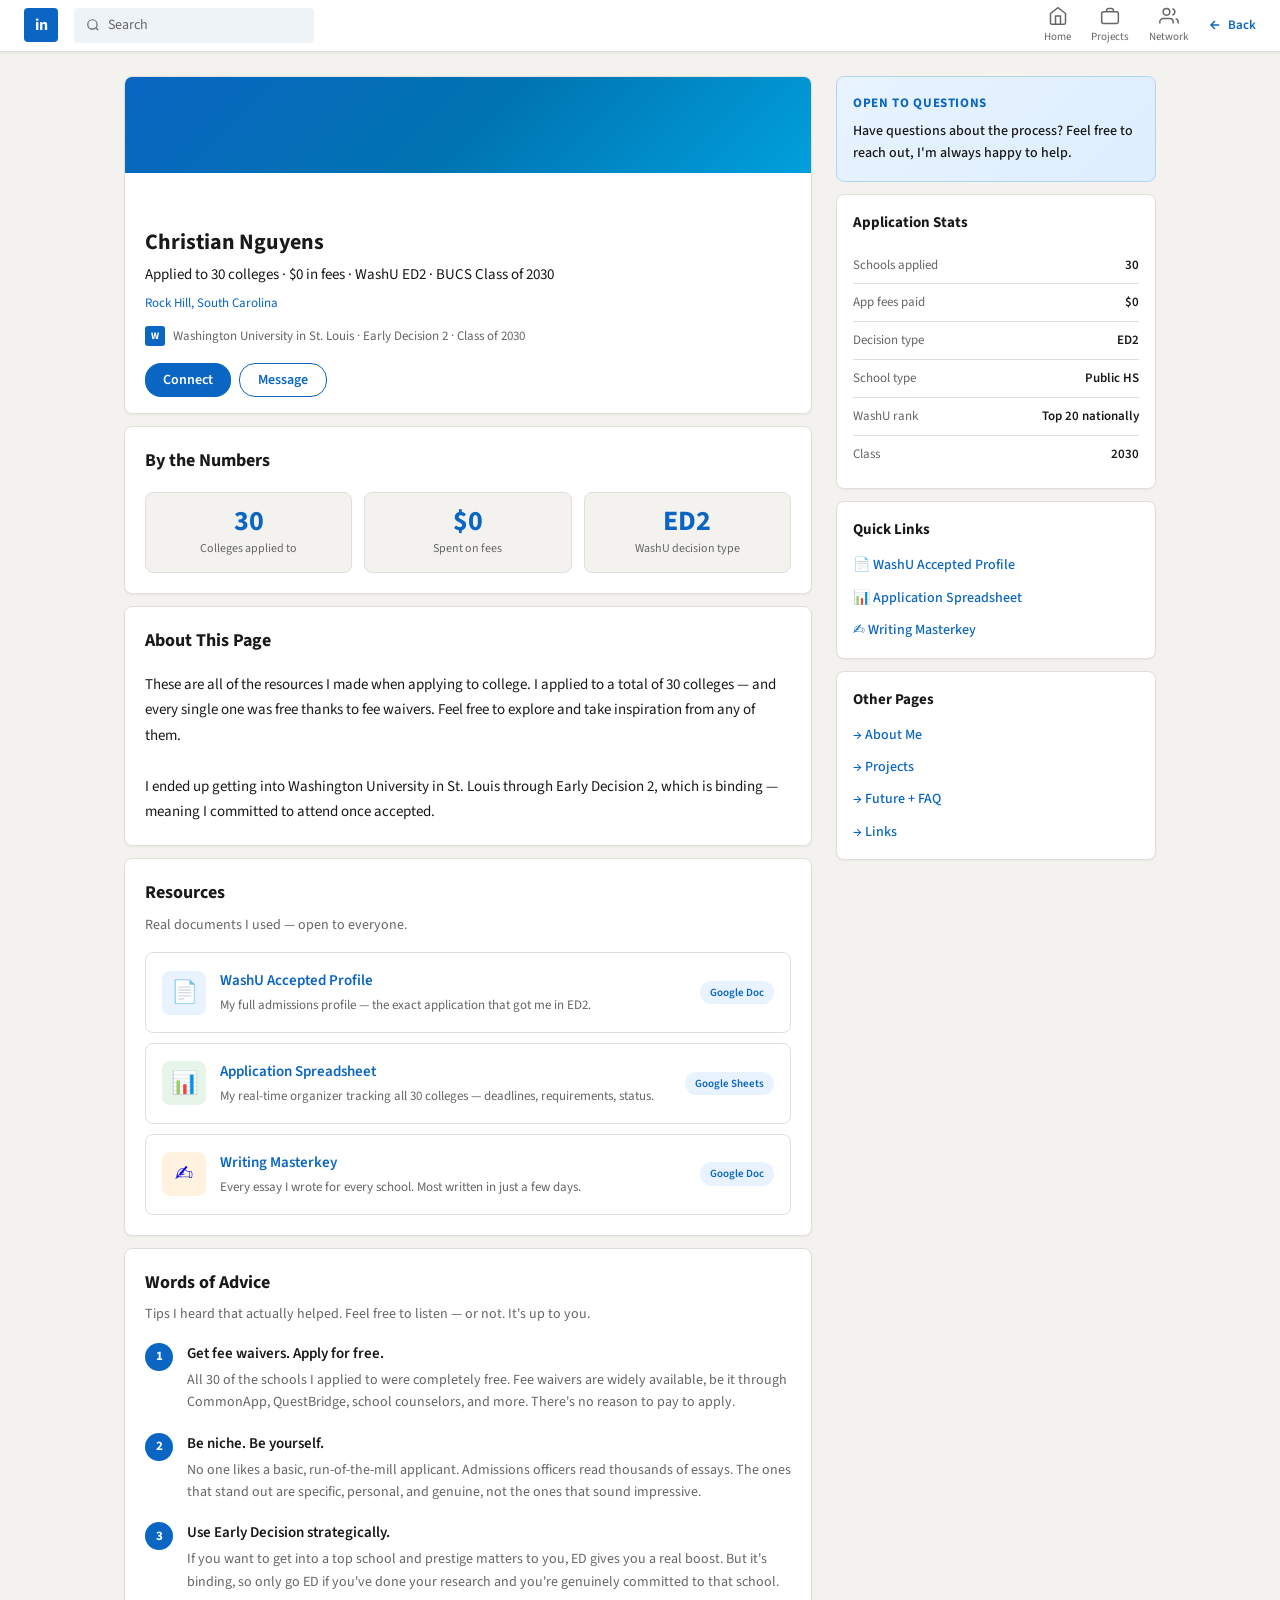
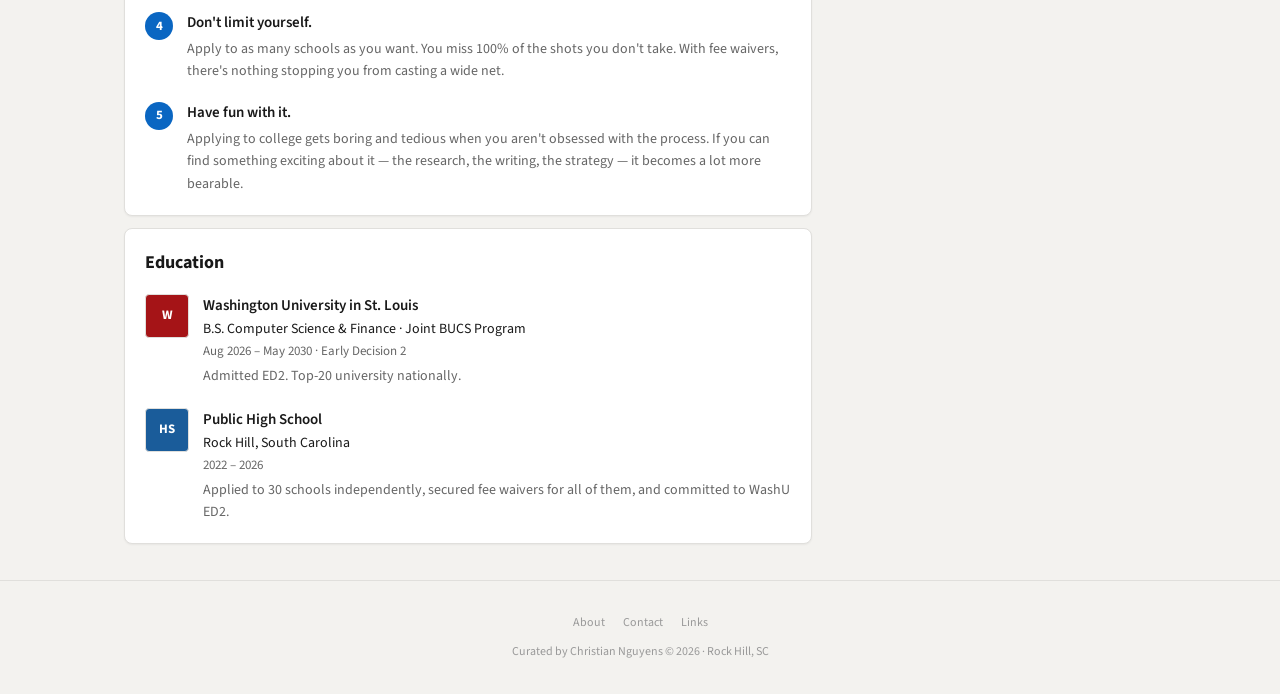
<file: resume.html>
<!DOCTYPE html>
<html lang="en">
<head>
  <link rel="icon" type="image/png" href="favicon-16x16.png">
  <meta name="viewport" content="width=device-width, initial-scale=1.0, maximum-scale=1.0, user-scalable=no">
  <meta charset="UTF-8">
  <title>College Application — Christian Nguyens</title>
  <meta property="og:title" content="Christian Nguyens" />
  <meta property="og:description" content="Incoming freshman @ WashU trying to break into CS and finance." />
  <meta property="og:image" content="android-chrome-512x512.png" />
  <meta property="og:url" content="https://christiannguyens.github.io/cnguyens/" />
  <meta property="og:type" content="website" />
  <link href="https://fonts.googleapis.com/css2?family=Source+Sans+3:wght@300;400;500;600;700&display=swap" rel="stylesheet">
  <style>
    *, *::before, *::after { box-sizing: border-box; margin: 0; padding: 0; }

    :root {
      --li-blue: #0a66c2;
      --li-blue-hover: #004182;
      --li-blue-light: #e8f3ff;
      --bg: #f3f2ef;
      --bg-card: #ffffff;
      --border: #e0dfdc;
      --text-primary: #191919;
      --text-secondary: #666666;
      --text-tertiary: #999999;
      --font: 'Source Sans 3', system-ui, sans-serif;
    }

    html, body { overflow-x: hidden; width: 100%; }

    body {
      background: var(--bg);
      color: var(--text-primary);
      font-family: var(--font);
      font-size: 15px;
      line-height: 1.6;
      min-height: 100vh;
    }

    .topnav {
      background: var(--bg-card);
      border-bottom: 1px solid var(--border);
      padding: 0 24px;
      display: flex;
      align-items: center;
      justify-content: space-between;
      height: 52px;
      position: sticky;
      top: 0;
      z-index: 100;
      box-shadow: 0 1px 3px rgba(0,0,0,0.08);
    }

    .nav-logo { display: flex; align-items: center; gap: 6px; text-decoration: none; }

    .nav-logo-box {
      width: 34px; height: 34px; background: var(--li-blue); border-radius: 4px;
      display: flex; align-items: center; justify-content: center;
      color: white; font-weight: 700; font-size: 16px; flex-shrink: 0;
    }

    .nav-search {
      display: flex; align-items: center; gap: 8px;
      background: #eef3f8; border-radius: 4px; padding: 6px 12px;
      font-size: 14px; color: var(--text-secondary); width: 240px;
    }

    .nav-right { display: flex; align-items: center; gap: 20px; }

    .nav-item {
      display: flex; flex-direction: column; align-items: center; gap: 2px;
      font-size: 11px; color: var(--text-secondary);
      text-decoration: none; transition: color 0.15s;
    }
    .nav-item:hover { color: var(--text-primary); }

    .nav-item.back-item {
      color: var(--li-blue); font-weight: 600; font-size: 13px;
      flex-direction: row; gap: 6px;
    }

    .page-wrap {
      max-width: 1080px; margin: 24px auto; padding: 0 24px;
      display: grid; grid-template-columns: 1fr 320px;
      gap: 24px; align-items: start;
    }

    .card {
      background: var(--bg-card); border: 1px solid var(--border);
      border-radius: 8px; overflow: hidden; margin-bottom: 12px;
      box-shadow: 0 1px 2px rgba(0,0,0,0.05);
    }

    .profile-banner {
      height: 96px;
      background: linear-gradient(135deg, #0a66c2 0%, #0073b1 50%, #00a0dc 100%);
      position: relative;
    }


    .profile-body { padding: 52px 20px 16px; }
    .profile-name { font-size: 22px; font-weight: 700; margin-bottom: 3px; }
    .profile-headline { font-size: 15px; margin-bottom: 6px; }
    .profile-location { font-size: 13px; color: var(--li-blue); margin-bottom: 12px; }

    .profile-school {
      display: flex; align-items: center; gap: 8px;
      font-size: 13px; color: var(--text-secondary); margin-bottom: 16px;
    }

    .school-logo {
      width: 20px; height: 20px; border-radius: 3px; background: var(--li-blue);
      display: flex; align-items: center; justify-content: center;
      font-size: 10px; font-weight: 700; color: white; flex-shrink: 0;
    }

    .profile-actions { display: flex; gap: 8px; flex-wrap: wrap; }

    .btn-primary {
      padding: 6px 18px; background: var(--li-blue); color: white;
      border: none; border-radius: 16px; font-size: 14px; font-weight: 600;
      cursor: pointer; font-family: var(--font); transition: background 0.15s;
      text-decoration: none; display: inline-block;
    }
    .btn-primary:hover { background: var(--li-blue-hover); }

    .btn-secondary {
      padding: 5px 18px; background: transparent; color: var(--li-blue);
      border: 1.5px solid var(--li-blue); border-radius: 16px;
      font-size: 14px; font-weight: 600; cursor: pointer; font-family: var(--font);
      transition: background 0.15s; text-decoration: none; display: inline-block;
    }
    .btn-secondary:hover { background: var(--li-blue-light); }

    .card-section { padding: 20px; }
    .card-section + .card-section { border-top: 1px solid var(--border); }

    .section-title { font-size: 18px; font-weight: 700; color: var(--text-primary); margin-bottom: 16px; }
    .section-subtitle { font-size: 14px; color: var(--text-secondary); margin-bottom: 16px; margin-top: -10px; }

    .stat-row { display: grid; grid-template-columns: repeat(3, 1fr); gap: 12px; }

    .stat-box {
      background: var(--bg); border: 1px solid var(--border);
      border-radius: 8px; padding: 14px; text-align: center;
    }

    .stat-num { font-size: 28px; font-weight: 700; color: var(--li-blue); line-height: 1; margin-bottom: 4px; }
    .stat-label { font-size: 12px; color: var(--text-secondary); }

    .resource-card {
      border: 1px solid var(--border); border-radius: 8px; padding: 16px;
      margin-bottom: 10px; display: flex; align-items: center; gap: 14px;
      text-decoration: none; transition: background 0.15s, border-color 0.15s;
      background: var(--bg-card);
    }
    .resource-card:hover { background: #f9f9f9; border-color: var(--li-blue); }
    .resource-card:last-child { margin-bottom: 0; }

    .resource-icon {
      width: 44px; height: 44px; border-radius: 8px;
      display: flex; align-items: center; justify-content: center;
      font-size: 22px; flex-shrink: 0;
    }

    .resource-info { flex: 1; min-width: 0; }
    .resource-title { font-size: 15px; font-weight: 600; color: var(--li-blue); margin-bottom: 2px; }
    .resource-desc { font-size: 13px; color: var(--text-secondary); }

    .resource-badge {
      font-size: 11px; padding: 3px 10px;
      background: var(--li-blue-light); color: var(--li-blue);
      border-radius: 12px; font-weight: 600; white-space: nowrap; flex-shrink: 0;
    }

    .advice-item { display: flex; gap: 14px; margin-bottom: 18px; align-items: flex-start; }
    .advice-item:last-child { margin-bottom: 0; }

    .advice-num {
      width: 28px; height: 28px; border-radius: 50%;
      background: var(--li-blue); color: white;
      font-size: 13px; font-weight: 700;
      display: flex; align-items: center; justify-content: center;
      flex-shrink: 0; margin-top: 1px;
    }

    .advice-content { flex: 1; }
    .advice-title { font-size: 15px; font-weight: 600; color: var(--text-primary); margin-bottom: 3px; }
    .advice-text { font-size: 14px; color: var(--text-secondary); line-height: 1.6; }

    .timeline-item { display: flex; gap: 14px; margin-bottom: 20px; }
    .timeline-item:last-child { margin-bottom: 0; }

    .timeline-logo {
      width: 44px; height: 44px; border-radius: 4px; flex-shrink: 0;
      display: flex; align-items: center; justify-content: center;
      font-size: 13px; font-weight: 700; color: white; border: 1px solid var(--border);
    }

    .timeline-info { flex: 1; min-width: 0; }
    .timeline-title { font-size: 15px; font-weight: 600; color: var(--text-primary); }
    .timeline-org { font-size: 14px; color: var(--text-primary); margin-bottom: 1px; }
    .timeline-date { font-size: 13px; color: var(--text-secondary); margin-bottom: 4px; }
    .timeline-desc { font-size: 14px; color: var(--text-secondary); line-height: 1.55; }

    .sidebar-card {
      background: var(--bg-card); border: 1px solid var(--border);
      border-radius: 8px; margin-bottom: 12px;
      box-shadow: 0 1px 2px rgba(0,0,0,0.05); padding: 16px;
    }

    .sidebar-title { font-size: 15px; font-weight: 700; color: var(--text-primary); margin-bottom: 12px; }

    .sidebar-stat {
      display: flex; justify-content: space-between; align-items: center;
      padding: 8px 0; border-bottom: 1px solid var(--border); font-size: 13px;
    }
    .sidebar-stat:last-child { border-bottom: none; }
    .sidebar-stat-label { color: var(--text-secondary); }
    .sidebar-stat-value { font-weight: 600; color: var(--text-primary); }

    .open-to-card {
      background: linear-gradient(135deg, #e8f3ff, #ddeeff);
      border: 1px solid #b3d4f5; border-radius: 8px;
      padding: 16px; margin-bottom: 12px;
    }
    .open-to-title {
      font-size: 13px; font-weight: 700; color: var(--li-blue);
      text-transform: uppercase; letter-spacing: 0.05em; margin-bottom: 6px;
    }
    .open-to-text { font-size: 14px; color: var(--text-primary); font-weight: 500; }

    footer {
      text-align: center; padding: 32px 24px;
      font-size: 12px; color: var(--text-tertiary);
      border-top: 1px solid var(--border); margin-top: 24px;
    }
    footer a { color: var(--text-tertiary); text-decoration: none; margin: 0 8px; }
    footer a:hover { text-decoration: underline; }

    @media (max-width: 768px) {
      .page-wrap { grid-template-columns: 1fr; padding: 0 12px; margin: 12px auto; gap: 12px; }
      .nav-search { display: none; }
      .nav-right { gap: 12px; }
      .profile-name { font-size: 18px; }
    }
  </style>
</head>
<body>

  <nav class="topnav">
    <div style="display:flex;align-items:center;gap:16px;">
      <a class="nav-logo" href="index.html">
        <div class="nav-logo-box">in</div>
      </a>
      <div class="nav-search">
        <svg width="14" height="14" viewBox="0 0 24 24" fill="none" stroke="currentColor" stroke-width="2"><circle cx="11" cy="11" r="8"/><line x1="21" y1="21" x2="16.65" y2="16.65"/></svg>
        Search
      </div>
    </div>
    <div class="nav-right">
      <a class="nav-item" href="index.html">
        <svg width="20" height="20" viewBox="0 0 24 24" fill="none" stroke="currentColor" stroke-width="1.8"><path d="M3 9l9-7 9 7v11a2 2 0 0 1-2 2H5a2 2 0 0 1-2-2z"/><polyline points="9,22 9,12 15,12 15,22"/></svg>
        Home
      </a>
      <a class="nav-item" href="projects.html">
        <svg width="20" height="20" viewBox="0 0 24 24" fill="none" stroke="currentColor" stroke-width="1.8"><rect x="2" y="7" width="20" height="14" rx="2"/><path d="M16 7V5a2 2 0 0 0-2-2h-4a2 2 0 0 0-2 2v2"/></svg>
        Projects
      </a>
      <a class="nav-item" href="links.html">
        <svg width="20" height="20" viewBox="0 0 24 24" fill="none" stroke="currentColor" stroke-width="1.8"><path d="M17 21v-2a4 4 0 0 0-4-4H5a4 4 0 0 0-4 4v2"/><circle cx="9" cy="7" r="4"/><path d="M23 21v-2a4 4 0 0 0-3-3.87"/><path d="M16 3.13a4 4 0 0 1 0 7.75"/></svg>
        Network
      </a>
      <a class="nav-item back-item" href="index.html">
        <svg width="14" height="14" viewBox="0 0 24 24" fill="none" stroke="currentColor" stroke-width="2.5"><path d="M19 12H5M12 5l-7 7 7 7"/></svg>
        Back
      </a>
    </div>
  </nav>

  <div class="page-wrap">
    <main>

      <div class="card">
        <div class="profile-banner"></div>
        <div class="profile-avatar-wrap">
        </div>
        <div class="profile-body">
          <div class="profile-name">Christian Nguyens</div>
          <div class="profile-headline">Applied to 30 colleges · $0 in fees · WashU ED2 · BUCS Class of 2030</div>
          <div class="profile-location">Rock Hill, South Carolina</div>
          <div class="profile-school">
            <div class="school-logo">W</div>
            Washington University in St. Louis · Early Decision 2 · Class of 2030
          </div>
          <div class="profile-actions">
            <a class="btn-primary" href="people.html">Connect</a>
            <a class="btn-secondary" href="links.html">Message</a>
          </div>
        </div>
      </div>

      <div class="card">
        <div class="card-section">
          <div class="section-title">By the Numbers</div>
          <div class="stat-row">
            <div class="stat-box">
              <div class="stat-num">30</div>
              <div class="stat-label">Colleges applied to</div>
            </div>
            <div class="stat-box">
              <div class="stat-num">$0</div>
              <div class="stat-label">Spent on fees</div>
            </div>
            <div class="stat-box">
              <div class="stat-num">ED2</div>
              <div class="stat-label">WashU decision type</div>
            </div>
          </div>
        </div>
      </div>

      <div class="card">
        <div class="card-section">
          <div class="section-title">About This Page</div>
          <div style="font-size:15px;color:var(--text-primary);line-height:1.7;">
            These are all of the resources I made when applying to college. I applied to a total of 30 colleges — and every single one was free thanks to fee waivers. Feel free to explore and take inspiration from any of them.
            <br><br>
            I ended up getting into Washington University in St. Louis through Early Decision 2, which is binding — meaning I committed to attend once accepted.
          </div>
        </div>
      </div>

      <div class="card">
        <div class="card-section">
          <div class="section-title">Resources</div>
          <div class="section-subtitle">Real documents I used — open to everyone.</div>

          <a class="resource-card" href="https://docs.google.com/document/d/1-pgonl9hXzZD6epctwYUNcdYmX_9r4_IkRXXcrefjJ4/edit?usp=sharing" target="_blank">
            <div class="resource-icon" style="background:#e8f3ff;">📄</div>
            <div class="resource-info">
              <div class="resource-title">WashU Accepted Profile</div>
              <div class="resource-desc">My full admissions profile — the exact application that got me in ED2.</div>
            </div>
            <span class="resource-badge">Google Doc</span>
          </a>

          <a class="resource-card" href="https://docs.google.com/spreadsheets/d/1iAjZq3FSztMqUshAJ_mAvUuBHVsL2PcsW8P83t99U2M/edit?usp=sharing" target="_blank">
            <div class="resource-icon" style="background:#e6f4ea;">📊</div>
            <div class="resource-info">
              <div class="resource-title">Application Spreadsheet</div>
              <div class="resource-desc">My real-time organizer tracking all 30 colleges — deadlines, requirements, status.</div>
            </div>
            <span class="resource-badge">Google Sheets</span>
          </a>

          <a class="resource-card" href="https://docs.google.com/document/d/1ob5lCvVc8dwa_5Qwg3rsTWG-XFdtLcJquK664s1E-U8/edit?usp=sharing" target="_blank">
            <div class="resource-icon" style="background:#fff3e0;">✍️</div>
            <div class="resource-info">
              <div class="resource-title">Writing Masterkey</div>
              <div class="resource-desc">Every essay I wrote for every school. Most written in just a few days.</div>
            </div>
            <span class="resource-badge">Google Doc</span>
          </a>

        </div>
      </div>

      <div class="card">
        <div class="card-section">
          <div class="section-title">Words of Advice</div>
          <div class="section-subtitle">Tips I heard that actually helped. Feel free to listen — or not. It's up to you.</div>

          <div class="advice-item">
            <div class="advice-num">1</div>
            <div class="advice-content">
              <div class="advice-title">Get fee waivers. Apply for free.</div>
              <div class="advice-text">All 30 of the schools I applied to were completely free. Fee waivers are widely available, be it through CommonApp, QuestBridge, school counselors, and more. There's no reason to pay to apply.</div>
            </div>
          </div>

          <div class="advice-item">
            <div class="advice-num">2</div>
            <div class="advice-content">
              <div class="advice-title">Be niche. Be yourself.</div>
              <div class="advice-text">No one likes a basic, run-of-the-mill applicant. Admissions officers read thousands of essays. The ones that stand out are specific, personal, and genuine, not the ones that sound impressive.</div>
            </div>
          </div>

          <div class="advice-item">
            <div class="advice-num">3</div>
            <div class="advice-content">
              <div class="advice-title">Use Early Decision strategically.</div>
              <div class="advice-text">If you want to get into a top school and prestige matters to you, ED gives you a real boost. But it's binding, so only go ED if you've done your research and you're genuinely committed to that school.</div>
            </div>
          </div>

          <div class="advice-item">
            <div class="advice-num">4</div>
            <div class="advice-content">
              <div class="advice-title">Don't limit yourself.</div>
              <div class="advice-text">Apply to as many schools as you want. You miss 100% of the shots you don't take. With fee waivers, there's nothing stopping you from casting a wide net.</div>
            </div>
          </div>

          <div class="advice-item">
            <div class="advice-num">5</div>
            <div class="advice-content">
              <div class="advice-title">Have fun with it.</div>
              <div class="advice-text">Applying to college gets boring and tedious when you aren't obsessed with the process. If you can find something exciting about it — the research, the writing, the strategy — it becomes a lot more bearable.</div>
            </div>
          </div>

        </div>
      </div>

      <div class="card">
        <div class="card-section">
          <div class="section-title">Education</div>

          <div class="timeline-item">
            <div class="timeline-logo" style="background:#a51417;">W</div>
            <div class="timeline-info">
              <div class="timeline-title">Washington University in St. Louis</div>
              <div class="timeline-org">B.S. Computer Science & Finance · Joint BUCS Program</div>
              <div class="timeline-date">Aug 2026 – May 2030 · Early Decision 2</div>
              <div class="timeline-desc">Admitted ED2. Top-20 university nationally.</div>
            </div>
          </div>

          <div class="timeline-item">
            <div class="timeline-logo" style="background:#1a5c9a;">HS</div>
            <div class="timeline-info">
              <div class="timeline-title">Public High School</div>
              <div class="timeline-org">Rock Hill, South Carolina</div>
              <div class="timeline-date">2022 – 2026</div>
              <div class="timeline-desc">Applied to 30 schools independently, secured fee waivers for all of them, and committed to WashU ED2.</div>
            </div>
          </div>

        </div>
      </div>

    </main>

    <aside>

      <div class="open-to-card">
        <div class="open-to-title">Open to Questions</div>
        <div class="open-to-text">Have questions about the process? Feel free to reach out, I'm always happy to help.</div>
      </div>

      <div class="sidebar-card">
        <div class="sidebar-title">Application Stats</div>
        <div class="sidebar-stat">
          <span class="sidebar-stat-label">Schools applied</span>
          <span class="sidebar-stat-value">30</span>
        </div>
        <div class="sidebar-stat">
          <span class="sidebar-stat-label">App fees paid</span>
          <span class="sidebar-stat-value">$0</span>
        </div>
        <div class="sidebar-stat">
          <span class="sidebar-stat-label">Decision type</span>
          <span class="sidebar-stat-value">ED2</span>
        </div>
        <div class="sidebar-stat">
          <span class="sidebar-stat-label">School type</span>
          <span class="sidebar-stat-value">Public HS</span>
        </div>
        <div class="sidebar-stat">
          <span class="sidebar-stat-label">WashU rank</span>
          <span class="sidebar-stat-value">Top 20 nationally</span>
        </div>
        <div class="sidebar-stat">
          <span class="sidebar-stat-label">Class</span>
          <span class="sidebar-stat-value">2030</span>
        </div>
      </div>

      <div class="sidebar-card">
        <div class="sidebar-title">Quick Links</div>
        <div style="display:flex;flex-direction:column;gap:10px;">
          <a href="https://docs.google.com/document/d/1-pgonl9hXzZD6epctwYUNcdYmX_9r4_IkRXXcrefjJ4/edit?usp=sharing" target="_blank" style="color:var(--li-blue);font-size:14px;text-decoration:none;font-weight:500;">📄 WashU Accepted Profile</a>
          <a href="https://docs.google.com/spreadsheets/d/1iAjZq3FSztMqUshAJ_mAvUuBHVsL2PcsW8P83t99U2M/edit?usp=sharing" target="_blank" style="color:var(--li-blue);font-size:14px;text-decoration:none;font-weight:500;">📊 Application Spreadsheet</a>
          <a href="https://docs.google.com/document/d/1ob5lCvVc8dwa_5Qwg3rsTWG-XFdtLcJquK664s1E-U8/edit?usp=sharing" target="_blank" style="color:var(--li-blue);font-size:14px;text-decoration:none;font-weight:500;">✍️ Writing Masterkey</a>
        </div>
      </div>

      <div class="sidebar-card">
        <div class="sidebar-title">Other Pages</div>
        <div style="display:flex;flex-direction:column;gap:10px;">
          <a href="about.html" style="color:var(--li-blue);font-size:14px;text-decoration:none;font-weight:500;">→ About Me</a>
          <a href="projects.html" style="color:var(--li-blue);font-size:14px;text-decoration:none;font-weight:500;">→ Projects</a>
          <a href="washu.html" style="color:var(--li-blue);font-size:14px;text-decoration:none;font-weight:500;">→ Future + FAQ</a>
          <a href="links.html" style="color:var(--li-blue);font-size:14px;text-decoration:none;font-weight:500;">→ Links</a>
        </div>
      </div>

    </aside>
  </div>

  <footer>
    <div style="margin-bottom:10px;">
      <a href="#">About</a>
      <a href="people.html">Contact</a>
      <a href="links.html">Links</a>
    </div>
    Curated by Christian Nguyens © 2026 · Rock Hill, SC
  </footer>

</body>
</html>
</file>
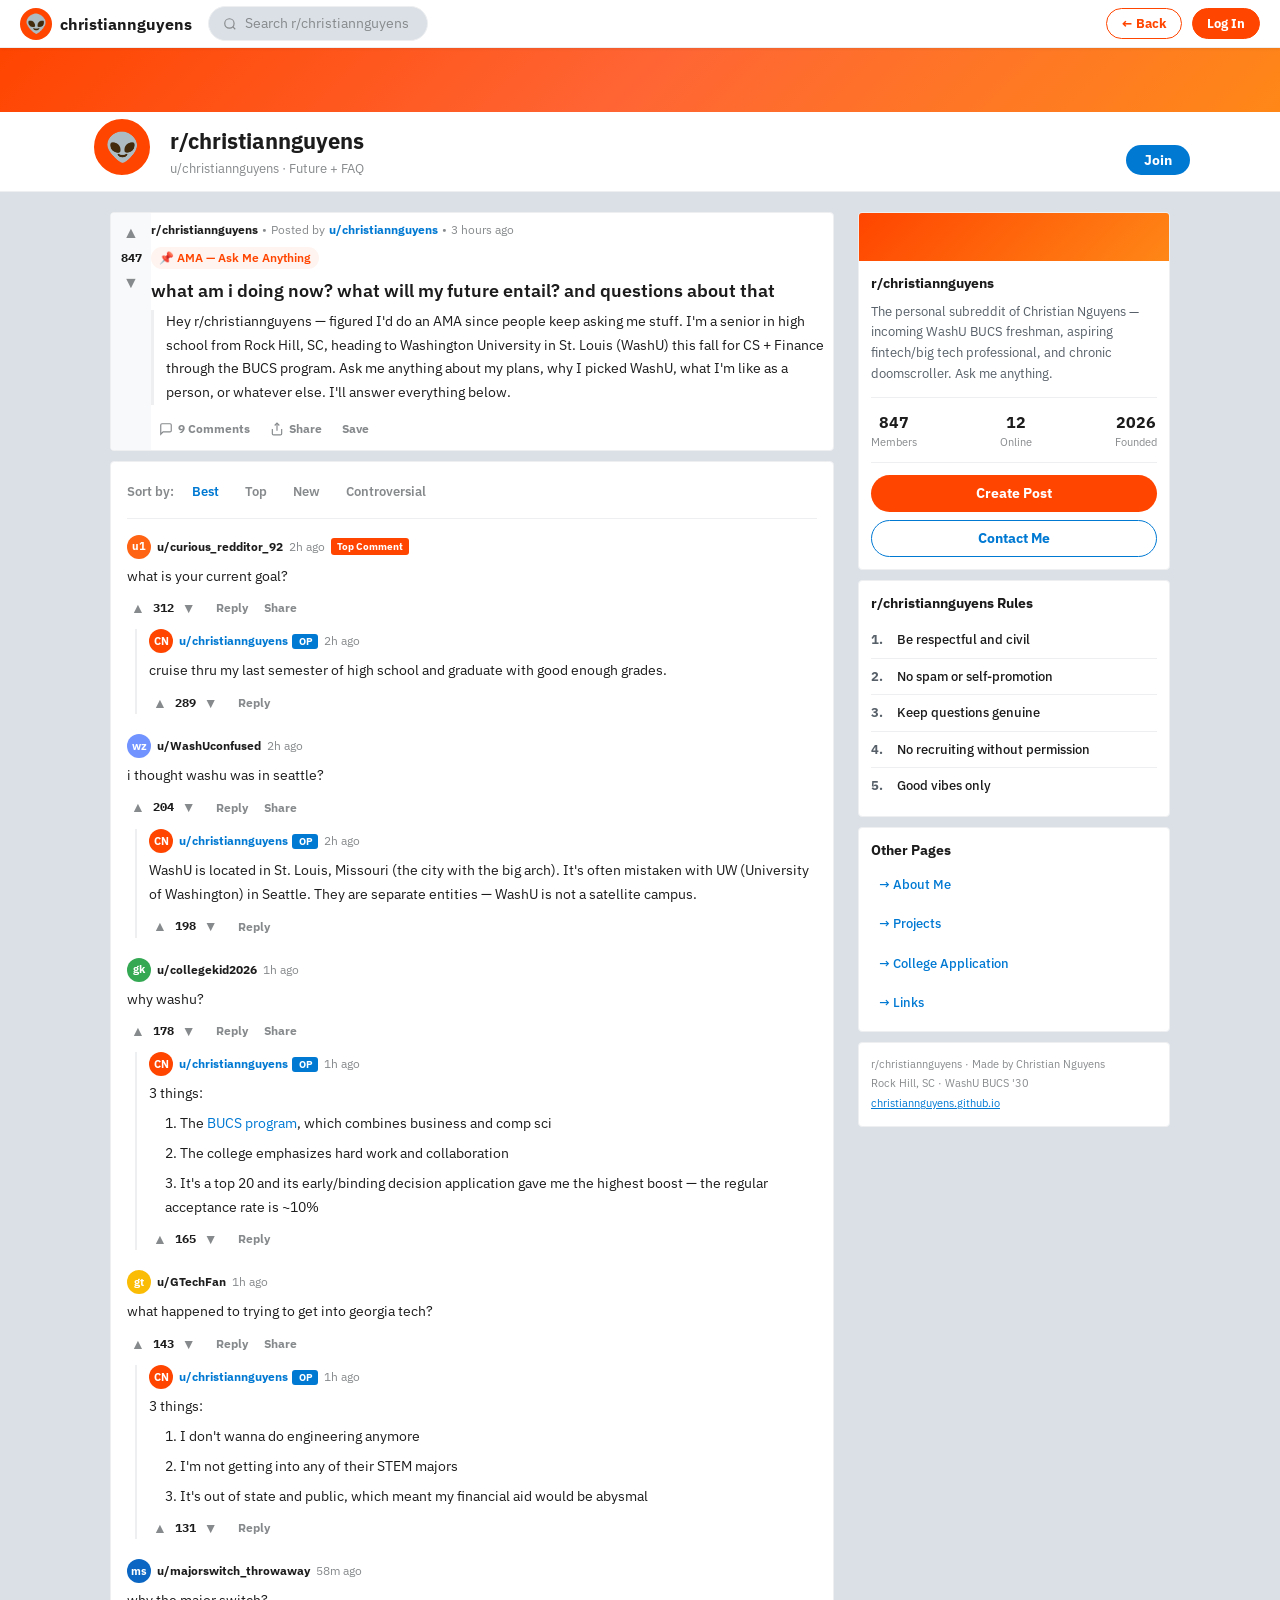
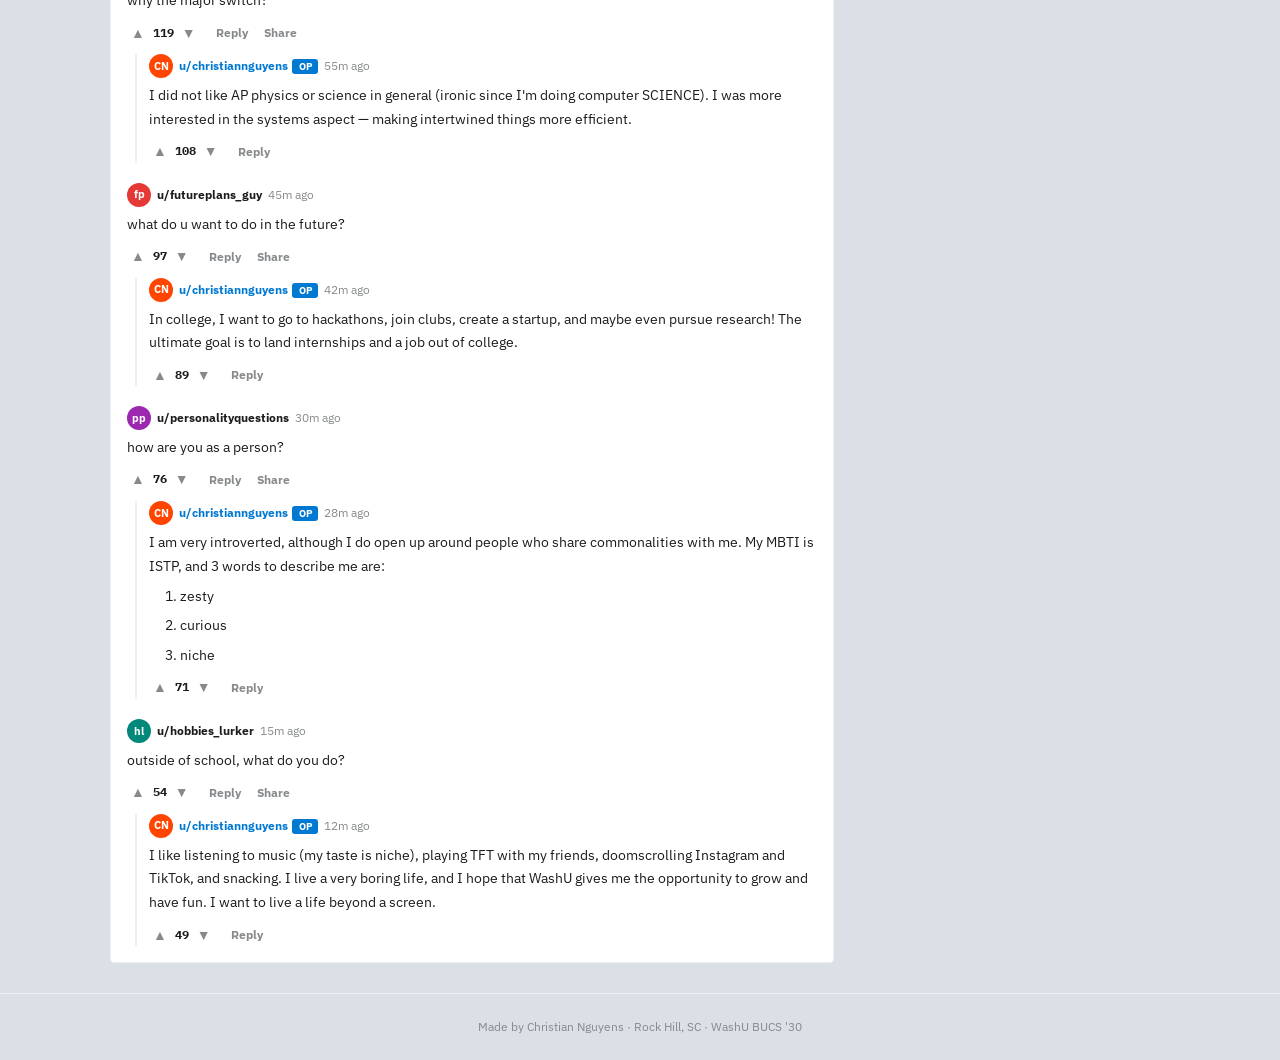
<file: washu.html>
<!DOCTYPE html>
<html lang="en">
<head>
  <link rel="icon" type="image/png" href="favicon-16x16.png">
  <meta name="viewport" content="width=device-width, initial-scale=1.0, maximum-scale=1.0, user-scalable=no">
  <meta charset="UTF-8">
  <title>Future + FAQ — Christian Nguyens</title>
  <meta property="og:title" content="Christian Nguyens" />
  <meta property="og:description" content="Incoming freshman @ WashU trying to break into CS and finance." />
  <meta property="og:image" content="android-chrome-512x512.png" />
  <meta property="og:url" content="https://christiannguyens.github.io/cnguyens/" />
  <meta property="og:type" content="website" />
  <link href="https://fonts.googleapis.com/css2?family=IBM+Plex+Sans:wght@400;500;600&family=IBM+Plex+Mono:wght@400;500&display=swap" rel="stylesheet">
  <style>
    *, *::before, *::after { box-sizing: border-box; margin: 0; padding: 0; }

    :root {
      --bg: #dae0e6;
      --bg-card: #ffffff;
      --bg-sidebar: #ffffff;
      --border: #edeff1;
      --text-primary: #1c1c1c;
      --text-secondary: #576069;
      --text-tertiary: #878a8c;
      --orange: #ff4500;
      --orange-light: #fff4f0;
      --orange-hover: #e03d00;
      --blue: #0079d3;
      --blue-light: #e8f0fe;
      --upvote: #ff4500;
      --downvote: #7193ff;
      --tag-bg: #e8f0fe;
      --tag-text: #0079d3;
      --font: 'IBM Plex Sans', sans-serif;
      --font-mono: 'IBM Plex Mono', monospace;
    }

    html, body { overflow-x: hidden; width: 100%; }

    body {
      background: var(--bg);
      color: var(--text-primary);
      font-family: var(--font);
      font-size: 14px;
      line-height: 1.5;
      min-height: 100vh;
    }

    /* NAV */
    .topnav {
      background: var(--bg-card);
      border-bottom: 1px solid var(--border);
      padding: 0 20px;
      display: flex;
      align-items: center;
      justify-content: space-between;
      height: 48px;
      position: sticky;
      top: 0;
      z-index: 100;
      box-shadow: 0 1px 3px rgba(0,0,0,0.08);
    }

    .nav-left { display: flex; align-items: center; gap: 16px; }

    .reddit-logo {
      display: flex; align-items: center; gap: 8px;
      text-decoration: none;
      font-weight: 700; font-size: 16px;
      color: var(--text-primary);
    }

    .reddit-icon {
      width: 32px; height: 32px; border-radius: 50%;
      background: var(--orange);
      display: flex; align-items: center; justify-content: center;
      color: white; font-size: 18px; flex-shrink: 0;
    }

    .nav-search {
      display: flex; align-items: center; gap: 8px;
      background: var(--bg); border: 1px solid var(--border);
      border-radius: 20px; padding: 6px 14px;
      font-size: 14px; color: var(--text-tertiary);
      width: 220px; cursor: text;
    }

    .nav-right { display: flex; align-items: center; gap: 10px; }

    .nav-btn {
      padding: 5px 14px; border-radius: 20px;
      font-size: 13px; font-weight: 700;
      cursor: pointer; font-family: var(--font);
      text-decoration: none; display: inline-block;
      transition: background 0.15s;
    }

    .nav-btn-outline {
      border: 1px solid var(--orange); color: var(--orange); background: transparent;
    }
    .nav-btn-outline:hover { background: var(--orange-light); }

    .nav-btn-fill {
      background: var(--orange); color: white; border: 1px solid var(--orange);
    }
    .nav-btn-fill:hover { background: var(--orange-hover); }

    /* SUBREDDIT BANNER */
    .subreddit-banner {
      background: linear-gradient(135deg, #ff4500 0%, #ff6534 50%, #ff8717 100%);
      height: 64px;
    }

    .subreddit-header {
      background: var(--bg-card);
      border-bottom: 1px solid var(--border);
      padding: 0 20px;
    }

    .subreddit-header-inner {
      max-width: 1100px;
      margin: 0 auto;
      display: flex;
      align-items: flex-end;
      gap: 16px;
      padding: 12px 0;
    }

    .subreddit-icon {
      width: 64px; height: 64px; border-radius: 50%;
      background: var(--orange);
      border: 4px solid white;
      margin-top: -32px;
      display: flex; align-items: center; justify-content: center;
      font-size: 28px; flex-shrink: 0;
    }

    .subreddit-info { flex: 1; }

    .subreddit-name {
      font-size: 22px; font-weight: 700; color: var(--text-primary);
      margin-bottom: 2px;
    }

    .subreddit-handle {
      font-size: 13px; color: var(--text-tertiary);
    }

    .join-btn {
      padding: 6px 18px; border-radius: 20px;
      background: var(--blue); color: white;
      font-size: 14px; font-weight: 700;
      border: none; cursor: pointer; font-family: var(--font);
      flex-shrink: 0; margin-bottom: 4px;
      transition: background 0.15s;
    }
    .join-btn:hover { background: #006dbf; }

    /* LAYOUT */
    .page-wrap {
      max-width: 1100px;
      margin: 20px auto;
      padding: 0 20px;
      display: grid;
      grid-template-columns: 1fr 312px;
      gap: 24px;
      align-items: start;
    }

    /* POST CARD */
    .post-card {
      background: var(--bg-card);
      border: 1px solid var(--border);
      border-radius: 4px;
      margin-bottom: 10px;
      overflow: hidden;
      transition: border-color 0.15s;
    }
    .post-card:hover { border-color: #818384; }

    .post-inner {
      display: flex;
      gap: 0;
    }

    /* VOTE COLUMN */
    .vote-col {
      background: #f8f9fa;
      padding: 8px 4px;
      display: flex; flex-direction: column;
      align-items: center; gap: 4px;
      min-width: 40px;
    }

    .vote-btn {
      background: none; border: none; cursor: pointer;
      color: var(--text-tertiary); padding: 4px;
      border-radius: 2px; font-size: 16px; line-height: 1;
      transition: color 0.1s, background 0.1s;
      display: flex; align-items: center; justify-content: center;
    }
    .vote-btn:hover { color: var(--upvote); background: #f0e8e6; }
    .vote-btn.down:hover { color: var(--downvote); background: #e8ecf0; }

    .vote-count {
      font-size: 12px; font-weight: 700;
      color: var(--text-primary);
      font-family: var(--font-mono);
    }

    /* POST CONTENT */
    .post-content { padding: 8px 8px 8px 0; flex: 1; min-width: 0; }

    .post-meta {
      font-size: 12px; color: var(--text-tertiary);
      margin-bottom: 8px; display: flex; align-items: center; gap: 4px; flex-wrap: wrap;
    }

    .post-meta .subreddit-tag {
      font-weight: 700; color: var(--text-primary);
    }

    .post-meta .dot { color: var(--text-tertiary); }

    .post-title {
      font-size: 18px; font-weight: 600;
      color: var(--text-primary); margin-bottom: 8px;
      line-height: 1.3;
    }

    .post-flair {
      display: inline-block;
      background: var(--orange-light); color: var(--orange);
      font-size: 12px; font-weight: 600;
      padding: 2px 8px; border-radius: 12px;
      margin-bottom: 10px;
    }

    .post-body {
      font-size: 14px; color: var(--text-primary);
      line-height: 1.7; margin-bottom: 10px;
      border-left: 3px solid var(--border);
      padding-left: 12px;
    }

    .post-actions {
      display: flex; align-items: center; gap: 4px; flex-wrap: wrap;
    }

    .post-action-btn {
      display: flex; align-items: center; gap: 5px;
      padding: 6px 8px; border-radius: 2px;
      font-size: 12px; font-weight: 700; color: var(--text-tertiary);
      background: none; border: none; cursor: pointer; font-family: var(--font);
      transition: background 0.1s, color 0.1s;
    }
    .post-action-btn:hover { background: var(--bg); color: var(--text-primary); }

    /* COMMENT SECTION */
    .comment-section {
      background: var(--bg-card);
      border: 1px solid var(--border);
      border-radius: 4px;
      margin-bottom: 10px;
      padding: 16px;
    }

    .comment-sort {
      display: flex; align-items: center; gap: 10px;
      margin-bottom: 16px; padding-bottom: 12px;
      border-bottom: 1px solid var(--border);
      font-size: 13px; color: var(--text-tertiary);
      font-weight: 600;
    }

    .sort-option {
      padding: 4px 8px; border-radius: 2px; cursor: pointer;
      transition: background 0.1s;
    }
    .sort-option:hover { background: var(--bg); }
    .sort-option.active { color: var(--blue); }

    /* COMMENT */
    .comment {
      margin-bottom: 20px;
      padding-left: 0;
    }

    .comment:last-child { margin-bottom: 0; }

    .comment-thread {
      border-left: 2px solid var(--border);
      margin-left: 8px;
      padding-left: 12px;
      margin-top: 10px;
    }

    .comment-thread:hover { border-left-color: #818384; }

    .comment-header {
      display: flex; align-items: center; gap: 6px;
      margin-bottom: 6px; flex-wrap: wrap;
    }

    .comment-avatar {
      width: 24px; height: 24px; border-radius: 50%;
      display: flex; align-items: center; justify-content: center;
      font-size: 11px; font-weight: 700; color: white; flex-shrink: 0;
    }

    .comment-author {
      font-size: 12px; font-weight: 700;
      color: var(--text-primary);
    }

    .comment-author.op { color: var(--blue); }
    .comment-author.op::after {
      content: ' OP';
      font-size: 10px; font-weight: 700;
      background: var(--blue); color: white;
      padding: 1px 5px; border-radius: 3px;
      margin-left: 4px;
    }

    .comment-badge {
      font-size: 10px; font-weight: 700;
      background: var(--orange); color: white;
      padding: 1px 6px; border-radius: 3px;
    }

    .comment-time {
      font-size: 12px; color: var(--text-tertiary);
    }

    .comment-body {
      font-size: 14px; color: var(--text-primary);
      line-height: 1.7; margin-bottom: 8px;
    }

    .comment-body a {
      color: var(--blue); text-decoration: none;
    }
    .comment-body a:hover { text-decoration: underline; }

    .comment-body .numbered {
      margin: 6px 0 6px 16px;
    }

    .comment-actions {
      display: flex; align-items: center; gap: 4px;
    }

    .comment-vote {
      display: flex; align-items: center; gap: 4px;
      margin-right: 6px;
    }

    .cvote-btn {
      background: none; border: none; cursor: pointer;
      color: var(--text-tertiary); font-size: 14px; padding: 2px 4px;
      border-radius: 2px; transition: color 0.1s;
      display: flex; align-items: center;
    }
    .cvote-btn:hover { color: var(--upvote); }
    .cvote-btn.down:hover { color: var(--downvote); }

    .cvote-count {
      font-size: 12px; font-weight: 700;
      color: var(--text-primary); font-family: var(--font-mono);
    }

    .comment-action-btn {
      padding: 4px 6px; border-radius: 2px;
      font-size: 12px; font-weight: 700; color: var(--text-tertiary);
      background: none; border: none; cursor: pointer; font-family: var(--font);
      transition: background 0.1s, color 0.1s;
    }
    .comment-action-btn:hover { background: var(--bg); color: var(--text-primary); }

    /* SIDEBAR */
    .sidebar-card {
      background: var(--bg-card); border: 1px solid var(--border);
      border-radius: 4px; margin-bottom: 10px; overflow: hidden;
    }

    .sidebar-banner {
      height: 48px;
      background: linear-gradient(135deg, #ff4500, #ff8717);
    }

    .sidebar-body { padding: 12px; }

    .sidebar-title {
      font-size: 14px; font-weight: 700;
      color: var(--text-primary); margin-bottom: 8px;
    }

    .sidebar-desc {
      font-size: 13px; color: var(--text-secondary);
      line-height: 1.6; margin-bottom: 12px;
    }

    .sidebar-divider {
      border: none; border-top: 1px solid var(--border); margin: 12px 0;
    }

    .sidebar-stat-row {
      display: flex; justify-content: space-between;
      margin-bottom: 10px;
    }

    .sidebar-stat { text-align: center; }
    .sidebar-stat-num { font-size: 16px; font-weight: 700; color: var(--text-primary); }
    .sidebar-stat-label { font-size: 11px; color: var(--text-tertiary); }

    .sidebar-create-btn {
      display: block; width: 100%;
      padding: 8px; border-radius: 20px;
      background: var(--orange); color: white;
      font-size: 14px; font-weight: 700; text-align: center;
      text-decoration: none; border: none; cursor: pointer;
      font-family: var(--font); transition: background 0.15s;
      margin-bottom: 8px;
    }
    .sidebar-create-btn:hover { background: var(--orange-hover); }

    .sidebar-outline-btn {
      display: block; width: 100%;
      padding: 7px; border-radius: 20px;
      background: transparent; color: var(--blue);
      font-size: 14px; font-weight: 700; text-align: center;
      text-decoration: none; border: 1px solid var(--blue);
      cursor: pointer; font-family: var(--font); transition: background 0.15s;
    }
    .sidebar-outline-btn:hover { background: var(--blue-light); }

    .community-rules { list-style: none; }

    .rule-item {
      display: flex; align-items: flex-start; gap: 10px;
      padding: 8px 0; border-bottom: 1px solid var(--border);
      font-size: 13px;
    }
    .rule-item:last-child { border-bottom: none; }

    .rule-num {
      font-weight: 700; color: var(--text-secondary);
      min-width: 16px; flex-shrink: 0;
    }

    .rule-text { color: var(--text-primary); font-weight: 500; }

    .sidebar-links { display: flex; flex-direction: column; gap: 8px; }

    .sidebar-link {
      display: flex; align-items: center; gap: 8px;
      color: var(--blue); text-decoration: none;
      font-size: 13px; font-weight: 500;
      padding: 6px 8px; border-radius: 4px;
      transition: background 0.1s;
    }
    .sidebar-link:hover { background: var(--bg); text-decoration: underline; }

    /* FOOTER */
    footer {
      text-align: center; padding: 24px;
      font-size: 12px; color: var(--text-tertiary);
      border-top: 1px solid var(--border); margin-top: 12px;
    }

    /* MOBILE */
    @media (max-width: 768px) {
      .page-wrap { grid-template-columns: 1fr; padding: 0 10px; margin: 10px auto; gap: 10px; }
      .nav-search { display: none; }
      .nav-right { gap: 6px; }
      .subreddit-header-inner { flex-wrap: wrap; }
      .subreddit-name { font-size: 17px; }
    }
  </style>
</head>
<body>

  <!-- REDDIT NAV -->
  <nav class="topnav">
    <div class="nav-left">
      <a class="reddit-logo" href="index.html">
        <div class="reddit-icon">👽</div>
        <span>christiannguyens</span>
      </a>
      <div class="nav-search">
        <svg width="14" height="14" viewBox="0 0 24 24" fill="none" stroke="currentColor" stroke-width="2"><circle cx="11" cy="11" r="8"/><line x1="21" y1="21" x2="16.65" y2="16.65"/></svg>
        Search r/christiannguyens
      </div>
    </div>
    <div class="nav-right">
      <a class="nav-btn nav-btn-outline" href="index.html">← Back</a>
      <a class="nav-btn nav-btn-fill" href="people.html">Log In</a>
    </div>
  </nav>

  <!-- SUBREDDIT HEADER -->
  <div class="subreddit-banner"></div>
  <div class="subreddit-header">
    <div class="subreddit-header-inner">
      <div class="subreddit-icon">👽</div>
      <div class="subreddit-info">
        <div class="subreddit-name">r/christiannguyens</div>
        <div class="subreddit-handle">u/christiannguyens · Future + FAQ</div>
      </div>
      <button class="join-btn">Join</button>
    </div>
  </div>

  <div class="page-wrap">
    <main>

      <!-- OP POST -->
      <div class="post-card">
        <div class="post-inner">
          <div class="vote-col">
            <button class="vote-btn" onclick="vote(this, 'up')">▲</button>
            <span class="vote-count" id="post-votes">847</span>
            <button class="vote-btn down" onclick="vote(this, 'down')">▼</button>
          </div>
          <div class="post-content">
            <div class="post-meta">
              <span class="subreddit-tag">r/christiannguyens</span>
              <span class="dot">•</span>
              Posted by
              <span style="color:var(--blue);font-weight:700;">u/christiannguyens</span>
              <span class="dot">•</span>
              3 hours ago
            </div>
            <div class="post-flair">📌 AMA — Ask Me Anything</div>
            <div class="post-title">what am i doing now? what will my future entail? and questions about that</div>
            <div class="post-body">
              Hey r/christiannguyens — figured I'd do an AMA since people keep asking me stuff. I'm a senior in high school from Rock Hill, SC, heading to Washington University in St. Louis (WashU) this fall for CS + Finance through the BUCS program. Ask me anything about my plans, why I picked WashU, what I'm like as a person, or whatever else. I'll answer everything below.
            </div>
            <div class="post-actions">
              <button class="post-action-btn">
                <svg width="14" height="14" viewBox="0 0 24 24" fill="none" stroke="currentColor" stroke-width="2"><path d="M21 15a2 2 0 0 1-2 2H7l-4 4V5a2 2 0 0 1 2-2h14a2 2 0 0 1 2 2z"/></svg>
                9 Comments
              </button>
              <button class="post-action-btn">
                <svg width="14" height="14" viewBox="0 0 24 24" fill="none" stroke="currentColor" stroke-width="2"><path d="M4 12v8a2 2 0 0 0 2 2h12a2 2 0 0 0 2-2v-8"/><polyline points="16 6 12 2 8 6"/><line x1="12" y1="2" x2="12" y2="15"/></svg>
                Share
              </button>
              <button class="post-action-btn">Save</button>
            </div>
          </div>
        </div>
      </div>

      <!-- COMMENTS -->
      <div class="comment-section">

        <div class="comment-sort">
          Sort by:
          <span class="sort-option active">Best</span>
          <span class="sort-option">Top</span>
          <span class="sort-option">New</span>
          <span class="sort-option">Controversial</span>
        </div>

        <!-- Q1 -->
        <div class="comment">
          <div class="comment-header">
            <div class="comment-avatar" style="background:#ff6314;">u1</div>
            <span class="comment-author">u/curious_redditor_92</span>
            <span class="comment-time">2h ago</span>
            <span class="comment-badge">Top Comment</span>
          </div>
          <div class="comment-body">what is your current goal?</div>
          <div class="comment-actions">
            <div class="comment-vote">
              <button class="cvote-btn">▲</button>
              <span class="cvote-count">312</span>
              <button class="cvote-btn down">▼</button>
            </div>
            <button class="comment-action-btn">Reply</button>
            <button class="comment-action-btn">Share</button>
          </div>
          <div class="comment-thread">
            <div class="comment-header">
              <div class="comment-avatar" style="background:#ff4500;">CN</div>
              <span class="comment-author op">u/christiannguyens</span>
              <span class="comment-time">2h ago</span>
            </div>
            <div class="comment-body">cruise thru my last semester of high school and graduate with good enough grades.</div>
            <div class="comment-actions">
              <div class="comment-vote">
                <button class="cvote-btn">▲</button>
                <span class="cvote-count">289</span>
                <button class="cvote-btn down">▼</button>
              </div>
              <button class="comment-action-btn">Reply</button>
            </div>
          </div>
        </div>

        <!-- Q2 -->
        <div class="comment">
          <div class="comment-header">
            <div class="comment-avatar" style="background:#7193ff;">wz</div>
            <span class="comment-author">u/WashUconfused</span>
            <span class="comment-time">2h ago</span>
          </div>
          <div class="comment-body">i thought washu was in seattle?</div>
          <div class="comment-actions">
            <div class="comment-vote">
              <button class="cvote-btn">▲</button>
              <span class="cvote-count">204</span>
              <button class="cvote-btn down">▼</button>
            </div>
            <button class="comment-action-btn">Reply</button>
            <button class="comment-action-btn">Share</button>
          </div>
          <div class="comment-thread">
            <div class="comment-header">
              <div class="comment-avatar" style="background:#ff4500;">CN</div>
              <span class="comment-author op">u/christiannguyens</span>
              <span class="comment-time">2h ago</span>
            </div>
            <div class="comment-body">WashU is located in St. Louis, Missouri (the city with the big arch). It's often mistaken with UW (University of Washington) in Seattle. They are separate entities — WashU is not a satellite campus.</div>
            <div class="comment-actions">
              <div class="comment-vote">
                <button class="cvote-btn">▲</button>
                <span class="cvote-count">198</span>
                <button class="cvote-btn down">▼</button>
              </div>
              <button class="comment-action-btn">Reply</button>
            </div>
          </div>
        </div>

        <!-- Q3 -->
        <div class="comment">
          <div class="comment-header">
            <div class="comment-avatar" style="background:#34a853;">gk</div>
            <span class="comment-author">u/collegekid2026</span>
            <span class="comment-time">1h ago</span>
          </div>
          <div class="comment-body">why washu?</div>
          <div class="comment-actions">
            <div class="comment-vote">
              <button class="cvote-btn">▲</button>
              <span class="cvote-count">178</span>
              <button class="cvote-btn down">▼</button>
            </div>
            <button class="comment-action-btn">Reply</button>
            <button class="comment-action-btn">Share</button>
          </div>
          <div class="comment-thread">
            <div class="comment-header">
              <div class="comment-avatar" style="background:#ff4500;">CN</div>
              <span class="comment-author op">u/christiannguyens</span>
              <span class="comment-time">1h ago</span>
            </div>
            <div class="comment-body">
              3 things:
              <div class="numbered">1. The <a href="https://sites.wustl.edu/businesspluscs/" target="_blank">BUCS program</a>, which combines business and comp sci</div>
              <div class="numbered">2. The college emphasizes hard work and collaboration</div>
              <div class="numbered">3. It's a top 20 and its early/binding decision application gave me the highest boost — the regular acceptance rate is ~10%</div>
            </div>
            <div class="comment-actions">
              <div class="comment-vote">
                <button class="cvote-btn">▲</button>
                <span class="cvote-count">165</span>
                <button class="cvote-btn down">▼</button>
              </div>
              <button class="comment-action-btn">Reply</button>
            </div>
          </div>
        </div>

        <!-- Q4 -->
        <div class="comment">
          <div class="comment-header">
            <div class="comment-avatar" style="background:#fbbc05;">gt</div>
            <span class="comment-author">u/GTechFan</span>
            <span class="comment-time">1h ago</span>
          </div>
          <div class="comment-body">what happened to trying to get into georgia tech?</div>
          <div class="comment-actions">
            <div class="comment-vote">
              <button class="cvote-btn">▲</button>
              <span class="cvote-count">143</span>
              <button class="cvote-btn down">▼</button>
            </div>
            <button class="comment-action-btn">Reply</button>
            <button class="comment-action-btn">Share</button>
          </div>
          <div class="comment-thread">
            <div class="comment-header">
              <div class="comment-avatar" style="background:#ff4500;">CN</div>
              <span class="comment-author op">u/christiannguyens</span>
              <span class="comment-time">1h ago</span>
            </div>
            <div class="comment-body">
              3 things:
              <div class="numbered">1. I don't wanna do engineering anymore</div>
              <div class="numbered">2. I'm not getting into any of their STEM majors</div>
              <div class="numbered">3. It's out of state and public, which meant my financial aid would be abysmal</div>
            </div>
            <div class="comment-actions">
              <div class="comment-vote">
                <button class="cvote-btn">▲</button>
                <span class="cvote-count">131</span>
                <button class="cvote-btn down">▼</button>
              </div>
              <button class="comment-action-btn">Reply</button>
            </div>
          </div>
        </div>

        <!-- Q5 -->
        <div class="comment">
          <div class="comment-header">
            <div class="comment-avatar" style="background:#0a66c2;">ms</div>
            <span class="comment-author">u/majorswitch_throwaway</span>
            <span class="comment-time">58m ago</span>
          </div>
          <div class="comment-body">why the major switch?</div>
          <div class="comment-actions">
            <div class="comment-vote">
              <button class="cvote-btn">▲</button>
              <span class="cvote-count">119</span>
              <button class="cvote-btn down">▼</button>
            </div>
            <button class="comment-action-btn">Reply</button>
            <button class="comment-action-btn">Share</button>
          </div>
          <div class="comment-thread">
            <div class="comment-header">
              <div class="comment-avatar" style="background:#ff4500;">CN</div>
              <span class="comment-author op">u/christiannguyens</span>
              <span class="comment-time">55m ago</span>
            </div>
            <div class="comment-body">I did not like AP physics or science in general (ironic since I'm doing computer SCIENCE). I was more interested in the systems aspect — making intertwined things more efficient.</div>
            <div class="comment-actions">
              <div class="comment-vote">
                <button class="cvote-btn">▲</button>
                <span class="cvote-count">108</span>
                <button class="cvote-btn down">▼</button>
              </div>
              <button class="comment-action-btn">Reply</button>
            </div>
          </div>
        </div>

        <!-- Q6 -->
        <div class="comment">
          <div class="comment-header">
            <div class="comment-avatar" style="background:#e53935;">fp</div>
            <span class="comment-author">u/futureplans_guy</span>
            <span class="comment-time">45m ago</span>
          </div>
          <div class="comment-body">what do u want to do in the future?</div>
          <div class="comment-actions">
            <div class="comment-vote">
              <button class="cvote-btn">▲</button>
              <span class="cvote-count">97</span>
              <button class="cvote-btn down">▼</button>
            </div>
            <button class="comment-action-btn">Reply</button>
            <button class="comment-action-btn">Share</button>
          </div>
          <div class="comment-thread">
            <div class="comment-header">
              <div class="comment-avatar" style="background:#ff4500;">CN</div>
              <span class="comment-author op">u/christiannguyens</span>
              <span class="comment-time">42m ago</span>
            </div>
            <div class="comment-body">In college, I want to go to hackathons, join clubs, create a startup, and maybe even pursue research! The ultimate goal is to land internships and a job out of college.</div>
            <div class="comment-actions">
              <div class="comment-vote">
                <button class="cvote-btn">▲</button>
                <span class="cvote-count">89</span>
                <button class="cvote-btn down">▼</button>
              </div>
              <button class="comment-action-btn">Reply</button>
            </div>
          </div>
        </div>

        <!-- Q7 -->
        <div class="comment">
          <div class="comment-header">
            <div class="comment-avatar" style="background:#9c27b0;">pp</div>
            <span class="comment-author">u/personalityquestions</span>
            <span class="comment-time">30m ago</span>
          </div>
          <div class="comment-body">how are you as a person?</div>
          <div class="comment-actions">
            <div class="comment-vote">
              <button class="cvote-btn">▲</button>
              <span class="cvote-count">76</span>
              <button class="cvote-btn down">▼</button>
            </div>
            <button class="comment-action-btn">Reply</button>
            <button class="comment-action-btn">Share</button>
          </div>
          <div class="comment-thread">
            <div class="comment-header">
              <div class="comment-avatar" style="background:#ff4500;">CN</div>
              <span class="comment-author op">u/christiannguyens</span>
              <span class="comment-time">28m ago</span>
            </div>
            <div class="comment-body">
              I am very introverted, although I do open up around people who share commonalities with me. My MBTI is ISTP, and 3 words to describe me are:
              <div class="numbered">1. zesty</div>
              <div class="numbered">2. curious</div>
              <div class="numbered">3. niche</div>
            </div>
            <div class="comment-actions">
              <div class="comment-vote">
                <button class="cvote-btn">▲</button>
                <span class="cvote-count">71</span>
                <button class="cvote-btn down">▼</button>
              </div>
              <button class="comment-action-btn">Reply</button>
            </div>
          </div>
        </div>

        <!-- Q8 -->
        <div class="comment">
          <div class="comment-header">
            <div class="comment-avatar" style="background:#00897b;">hl</div>
            <span class="comment-author">u/hobbies_lurker</span>
            <span class="comment-time">15m ago</span>
          </div>
          <div class="comment-body">outside of school, what do you do?</div>
          <div class="comment-actions">
            <div class="comment-vote">
              <button class="cvote-btn">▲</button>
              <span class="cvote-count">54</span>
              <button class="cvote-btn down">▼</button>
            </div>
            <button class="comment-action-btn">Reply</button>
            <button class="comment-action-btn">Share</button>
          </div>
          <div class="comment-thread">
            <div class="comment-header">
              <div class="comment-avatar" style="background:#ff4500;">CN</div>
              <span class="comment-author op">u/christiannguyens</span>
              <span class="comment-time">12m ago</span>
            </div>
            <div class="comment-body">I like listening to music (my taste is niche), playing TFT with my friends, doomscrolling Instagram and TikTok, and snacking. I live a very boring life, and I hope that WashU gives me the opportunity to grow and have fun. I want to live a life beyond a screen.</div>
            <div class="comment-actions">
              <div class="comment-vote">
                <button class="cvote-btn">▲</button>
                <span class="cvote-count">49</span>
                <button class="cvote-btn down">▼</button>
              </div>
              <button class="comment-action-btn">Reply</button>
            </div>
          </div>
        </div>

      </div>
    </main>

    <!-- SIDEBAR -->
    <aside>

      <div class="sidebar-card">
        <div class="sidebar-banner"></div>
        <div class="sidebar-body">
          <div class="sidebar-title">r/christiannguyens</div>
          <div class="sidebar-desc">The personal subreddit of Christian Nguyens — incoming WashU BUCS freshman, aspiring fintech/big tech professional, and chronic doomscroller. Ask me anything.</div>
          <hr class="sidebar-divider">
          <div class="sidebar-stat-row">
            <div class="sidebar-stat">
              <div class="sidebar-stat-num">847</div>
              <div class="sidebar-stat-label">Members</div>
            </div>
            <div class="sidebar-stat">
              <div class="sidebar-stat-num">12</div>
              <div class="sidebar-stat-label">Online</div>
            </div>
            <div class="sidebar-stat">
              <div class="sidebar-stat-num">2026</div>
              <div class="sidebar-stat-label">Founded</div>
            </div>
          </div>
          <hr class="sidebar-divider">
          <a class="sidebar-create-btn" href="people.html">Create Post</a>
          <a class="sidebar-outline-btn" href="people.html">Contact Me</a>
        </div>
      </div>

      <div class="sidebar-card">
        <div class="sidebar-body">
          <div class="sidebar-title">r/christiannguyens Rules</div>
          <ul class="community-rules">
            <li class="rule-item"><span class="rule-num">1.</span><span class="rule-text">Be respectful and civil</span></li>
            <li class="rule-item"><span class="rule-num">2.</span><span class="rule-text">No spam or self-promotion</span></li>
            <li class="rule-item"><span class="rule-num">3.</span><span class="rule-text">Keep questions genuine</span></li>
            <li class="rule-item"><span class="rule-num">4.</span><span class="rule-text">No recruiting without permission</span></li>
            <li class="rule-item"><span class="rule-num">5.</span><span class="rule-text">Good vibes only</span></li>
          </ul>
        </div>
      </div>

      <div class="sidebar-card">
        <div class="sidebar-body">
          <div class="sidebar-title">Other Pages</div>
          <div class="sidebar-links">
            <a class="sidebar-link" href="about.html">→ About Me</a>
            <a class="sidebar-link" href="projects.html">→ Projects</a>
            <a class="sidebar-link" href="college.html">→ College Application</a>
            <a class="sidebar-link" href="links.html">→ Links</a>
          </div>
        </div>
      </div>

      <div class="sidebar-card">
        <div class="sidebar-body" style="font-size:11px;color:var(--text-tertiary);line-height:1.8;">
          r/christiannguyens · Made by Christian Nguyens<br>
          Rock Hill, SC · WashU BUCS '30<br>
          <a href="index.html" style="color:var(--blue);">christiannguyens.github.io</a>
        </div>
      </div>

    </aside>
  </div>

  <footer>Made by Christian Nguyens · Rock Hill, SC · WashU BUCS '30</footer>

  <script>
    function vote(btn, dir) {
      const col = btn.closest('.vote-col');
      const countEl = col.querySelector('.vote-count');
      let count = parseInt(countEl.textContent);
      if (dir === 'up') {
        countEl.textContent = count + 1;
        btn.style.color = '#ff4500';
      } else {
        countEl.textContent = count - 1;
        btn.style.color = '#7193ff';
      }
    }

    document.querySelectorAll('.sort-option').forEach(opt => {
      opt.addEventListener('click', () => {
        document.querySelectorAll('.sort-option').forEach(o => o.classList.remove('active'));
        opt.classList.add('active');
      });
    });
  </script>

</body>
</html>
</file>
